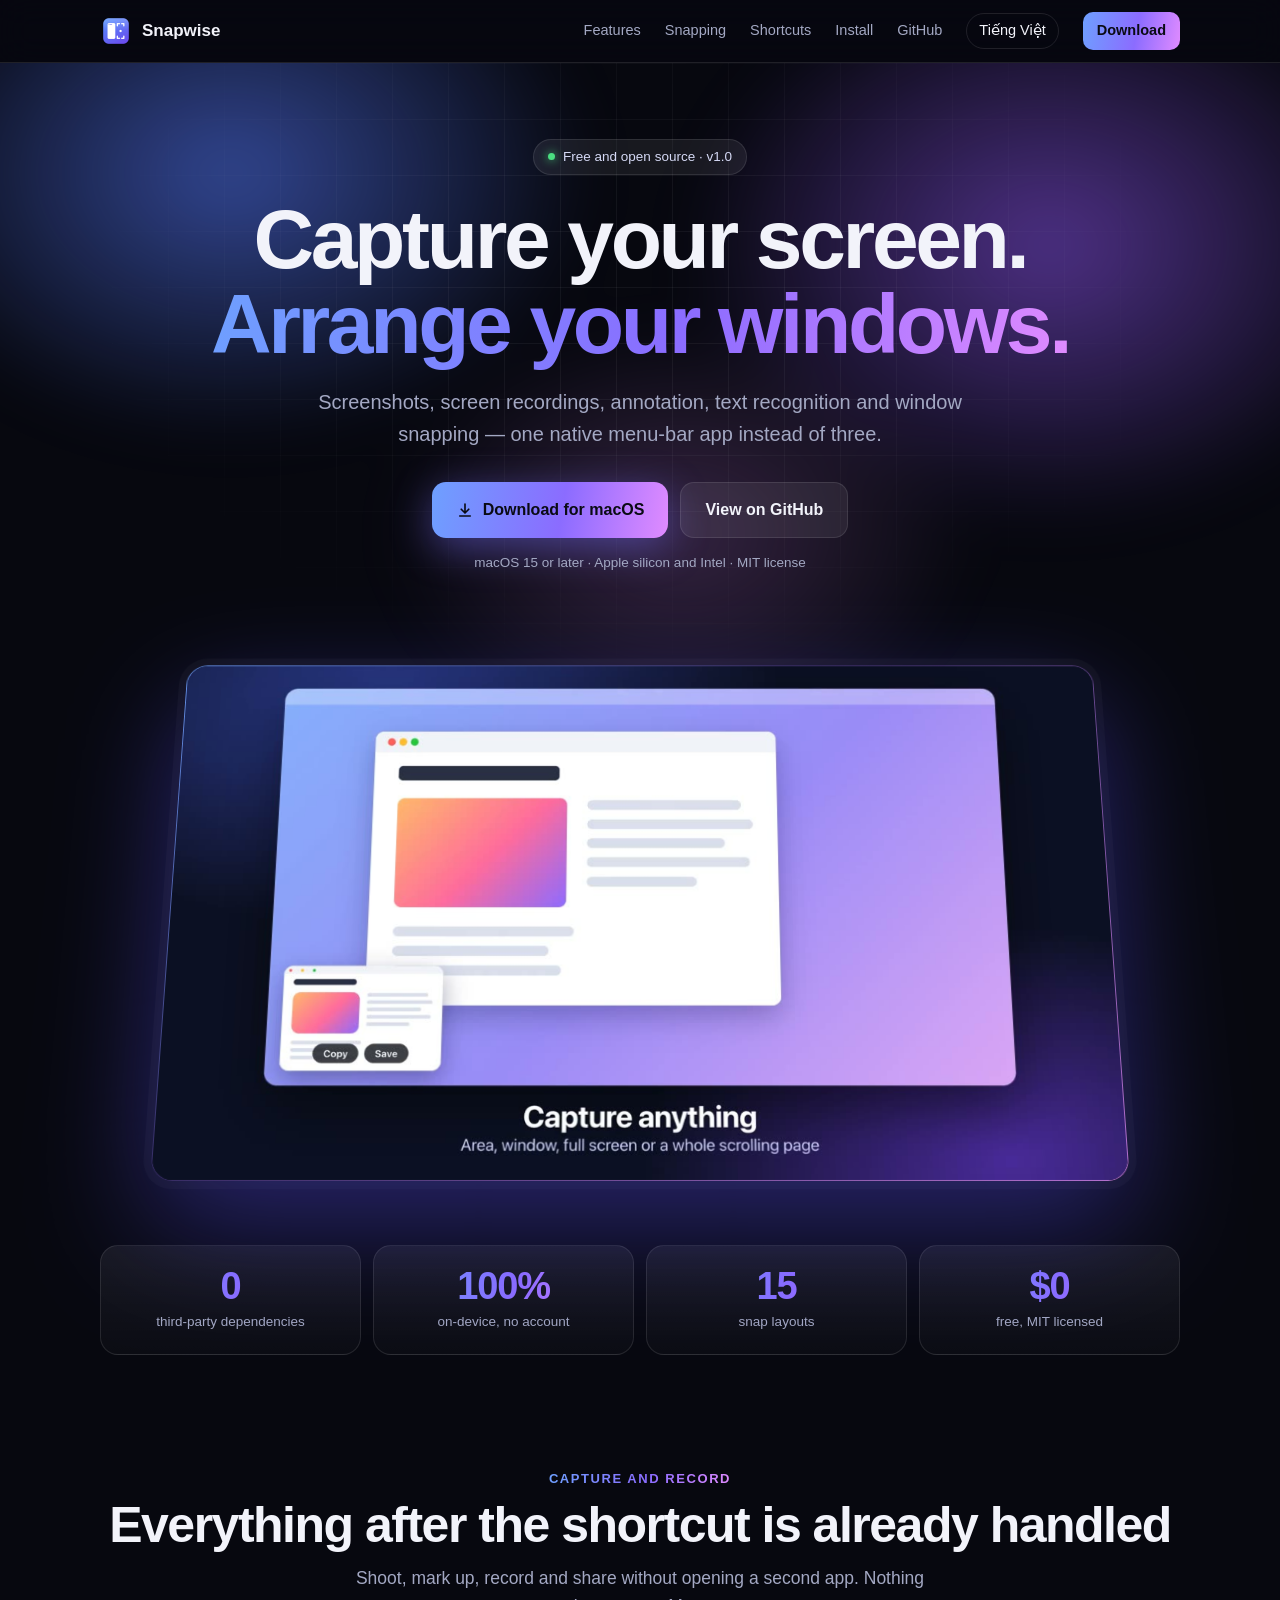
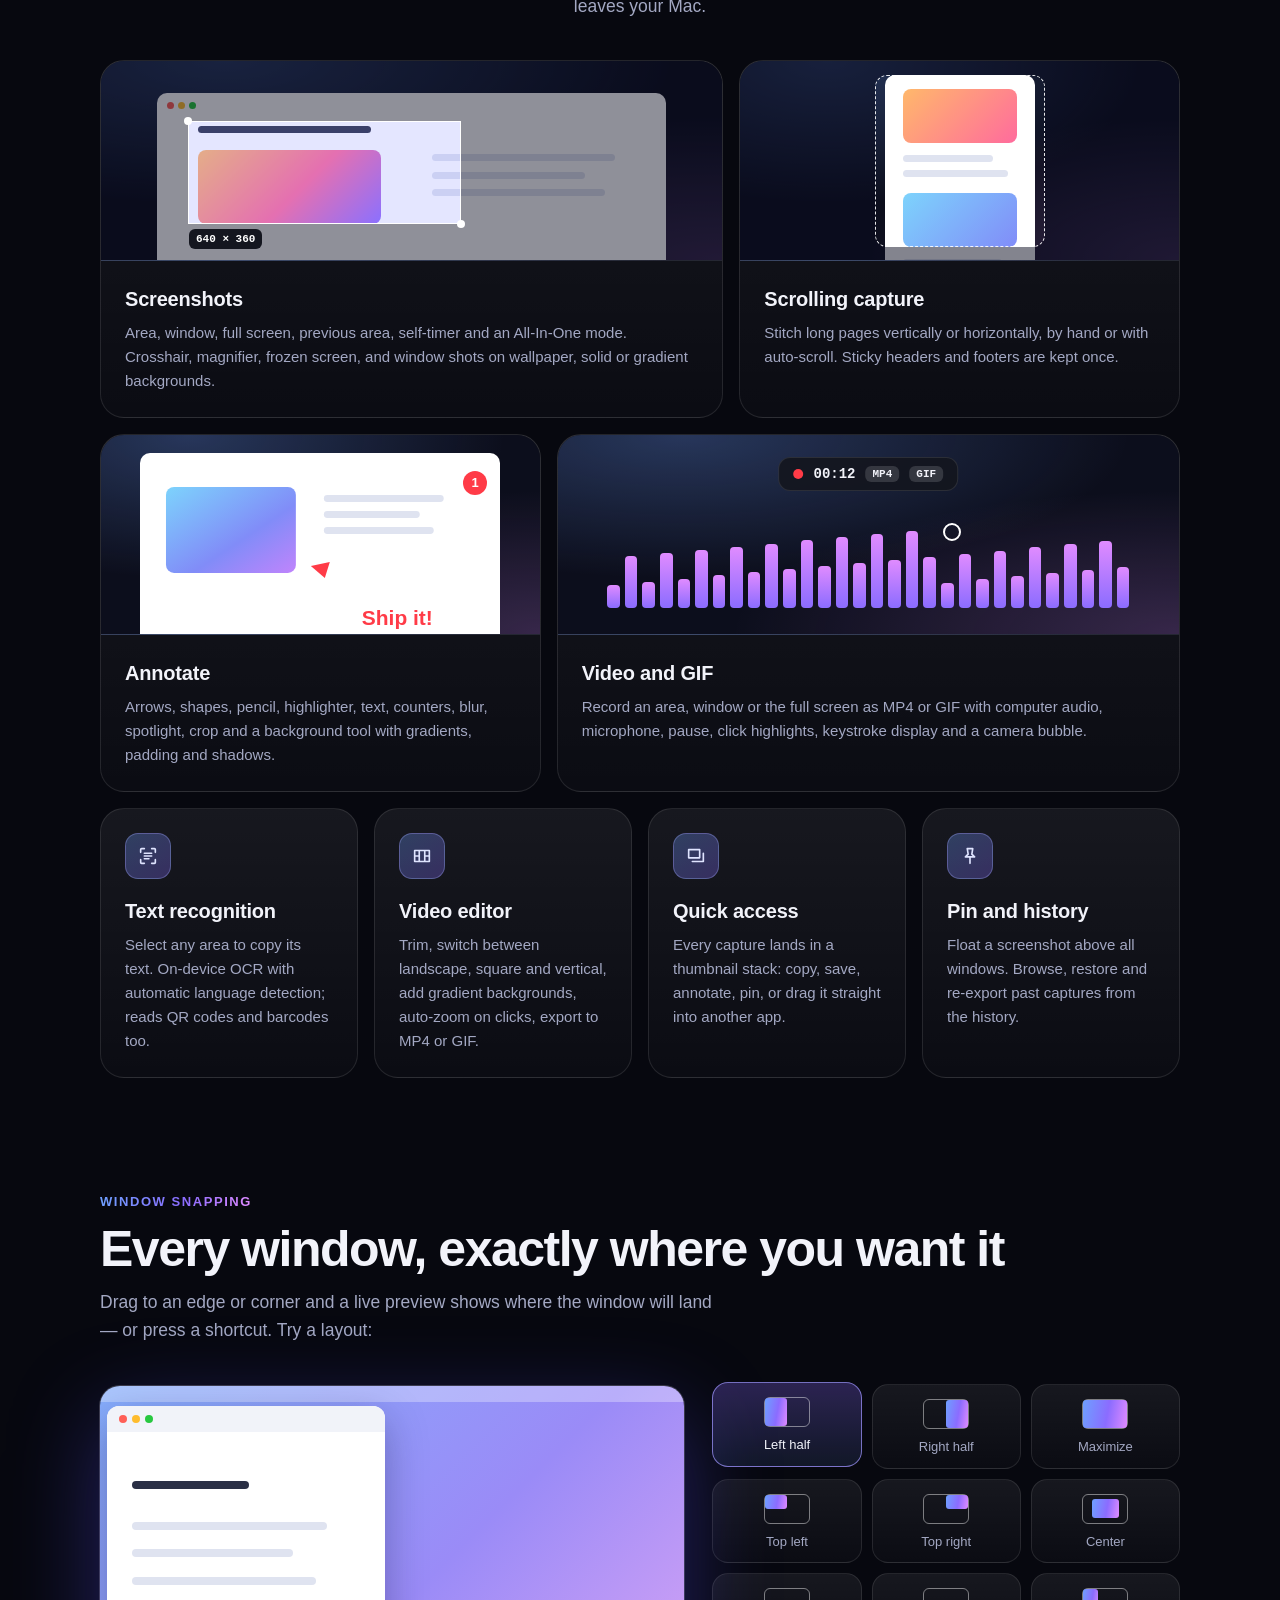
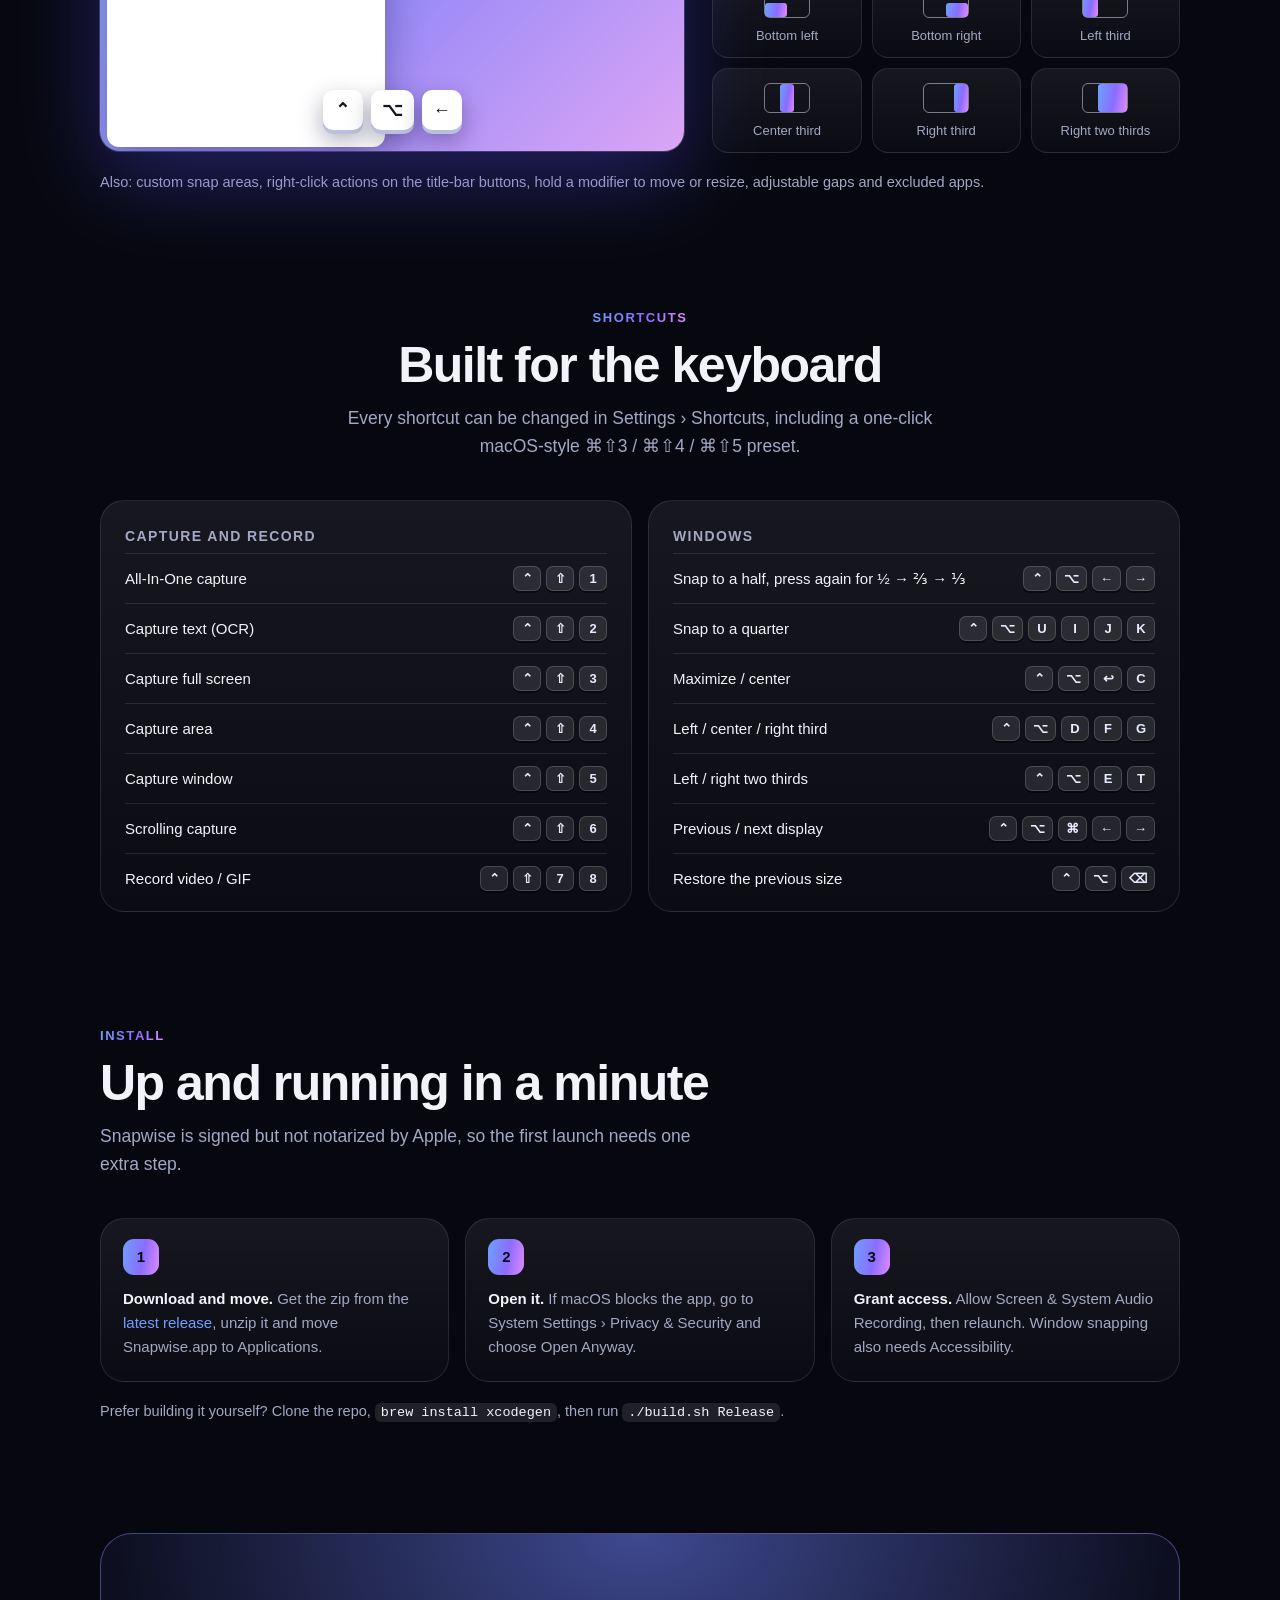
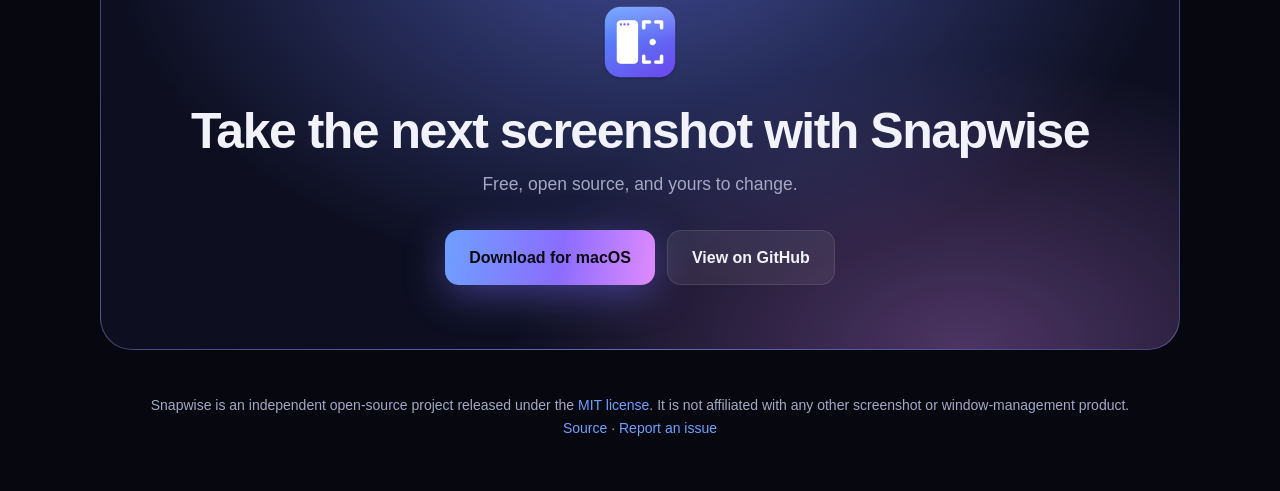
<file: docs/index.html>
<!doctype html>
<html lang="en">
<head>
<meta charset="utf-8">
<meta name="viewport" content="width=device-width, initial-scale=1">
<title>Snapwise — screenshots, recordings and window snapping for macOS</title>
<meta name="description" content="Snapwise is a free, open-source macOS menu-bar app for screenshots, screen recordings, annotation, OCR and window snapping. Native Swift, no third-party dependencies.">
<meta name="theme-color" content="#07080f">
<meta property="og:title" content="Snapwise">
<meta property="og:description" content="Screenshots, screen recordings and window snapping in one native macOS menu-bar app. Free and open source.">
<meta property="og:image" content="https://capizerbino.github.io/snapwise/promo-en.jpg">
<meta property="og:type" content="website">
<link rel="icon" type="image/png" href="icon.png">
<link rel="alternate" hreflang="en" href="https://capizerbino.github.io/snapwise/">
<link rel="alternate" hreflang="vi" href="https://capizerbino.github.io/snapwise/vi/">
<link rel="stylesheet" href="style.css?v=471c8c5e">
<script>document.documentElement.classList.add('js')</script>
<!-- Generated by scripts/make-landing-pages.py; edit that file, not this one. -->
</head>
<body>
<div class="nav"><div class="wrap">
  <a class="brand" href="#"><img src="icon.png" alt="">Snapwise</a>
  <div class="links">
    <a class="hide" href="#features">Features</a>
    <a class="hide" href="#snapping">Snapping</a>
    <a class="hide" href="#shortcuts">Shortcuts</a>
    <a class="hide" href="#install">Install</a>
    <a class="hide" href="https://github.com/CapiZerbino/snapwise">GitHub</a>
    <a class="lang" href="vi/" lang="vi">Tiếng Việt</a>
    <a class="get" href="https://github.com/CapiZerbino/snapwise/releases/latest">Download</a>
  </div>
</div></div>

<header class="hero">
  <div class="aurora"></div><div class="gridlines"></div>
  <div class="wrap">
    <span class="badge"><i></i>Free and open source · v1.0</span>
    <h1>Capture your screen.<br><span class="grad">Arrange your windows.</span></h1>
    <p class="lead">Screenshots, screen recordings, annotation, text recognition and window snapping — one native menu-bar app instead of three.</p>
    <div class="cta">
      <a class="btn primary" href="https://github.com/CapiZerbino/snapwise/releases/latest"><svg viewBox="0 0 24 24" fill="none" stroke="currentColor" stroke-width="2.2" stroke-linecap="round" stroke-linejoin="round"><path d="M12 4v11M7 11l5 5 5-5M5 20h14"/></svg>Download for macOS</a>
      <a class="btn" href="https://github.com/CapiZerbino/snapwise">View on GitHub</a>
    </div>
    <p class="note">macOS 15 or later · Apple silicon and Intel · MIT license</p>
    <div class="stage"><div class="frame">
      <video autoplay muted loop playsinline preload="metadata" poster="promo-en.jpg" aria-label="Snapwise intro video: capture, annotate, record, copy text and snap windows">
        <source src="promo-en.mp4" type="video/mp4">
      </video>
    </div></div>
    <div class="stats reveal"><div><b class="grad">0</b><span>third-party dependencies</span></div><div><b class="grad">100%</b><span>on-device, no account</span></div><div><b class="grad">15</b><span>snap layouts</span></div><div><b class="grad">$0</b><span>free, MIT licensed</span></div></div>
  </div>
</header>

<div class="wrap">
  <section id="features">
    <div class="center reveal"><span class="eyebrow grad">Capture and record</span><h2>Everything after the shortcut is already handled</h2><p class="sub">Shoot, mark up, record and share without opening a second app. Nothing leaves your Mac.</p></div>
    <div class="bento">
      <div class="card w7 reveal" style="--d:0.00s"><div class="art"><div class="mock"><i style="top:15%;width:34%;background:#2a2f45"></i><u></u><i style="left:54%;top:28%;width:36%"></i><i style="left:54%;top:36%;width:30%"></i><i style="left:54%;top:44%;width:34%"></i></div><div class="pick"><b>640 × 360</b></div></div><h3>Screenshots</h3><p>Area, window, full screen, previous area, self-timer and an All-In-One mode. Crosshair, magnifier, frozen screen, and window shots on wallpaper, solid or gradient backgrounds.</p></div>
      <div class="card w5 reveal" style="--d:0.10s"><div class="art"><div class="scroll-page"><u style="top:14px;background:linear-gradient(135deg,#ffb86b,#ff6b9d)"></u><i style="top:80px;width:60%"></i><i style="top:95px;width:70%"></i><u style="top:118px;background:linear-gradient(135deg,#7dd3fc,#818cf8)"></u><i style="top:184px;width:66%"></i><i style="top:199px;width:48%"></i><u style="top:222px;background:linear-gradient(135deg,#86efac,#22d3ee)"></u><i style="top:288px;width:70%"></i><i style="top:303px;width:56%"></i><u style="top:326px;background:linear-gradient(135deg,#c084fc,#f472b6)"></u></div><div class="scan"></div></div><h3>Scrolling capture</h3><p>Stitch long pages vertically or horizontally, by hand or with auto-scroll. Sticky headers and footers are kept once.</p></div>
      <div class="card w5 reveal" style="--d:0.00s"><div class="art"><div class="canvas"><svg viewBox="0 0 360 220"><defs><linearGradient id="shot" x1="0" y1="0" x2="1" y2="1"><stop stop-color="#7dd3fc"/><stop offset=".6" stop-color="#818cf8"/><stop offset="1" stop-color="#c084fc"/></linearGradient></defs><rect x="26" y="34" width="130" height="86" rx="8" fill="url(#shot)"/><rect x="184" y="42" width="120" height="7" rx="3.5" fill="#dfe3f0"/><rect x="184" y="58" width="96" height="7" rx="3.5" fill="#dfe3f0"/><rect x="184" y="74" width="110" height="7" rx="3.5" fill="#dfe3f0"/><rect class="draw" pathLength="1" x="18" y="26" width="146" height="102" rx="10" fill="none" stroke="#ff3b47" stroke-width="4"/><path class="draw d2" pathLength="1" d="M266 140 L182 116" fill="none" stroke="#ff3b47" stroke-width="4" stroke-linecap="round"/><path d="M171 113 l19 -4 l-5 16z" fill="#ff3b47"/><text x="222" y="172" fill="#ff3b47" font-size="21" font-weight="700" font-family="-apple-system, sans-serif">Ship it!</text></svg></div><div class="count">1</div></div><h3>Annotate</h3><p>Arrows, shapes, pencil, highlighter, text, counters, blur, spotlight, crop and a background tool with gradients, padding and shadows.</p></div>
      <div class="card w7 reveal" style="--d:0.10s"><div class="art"><div class="rec-pill"><i></i><span>00:12</span><em>MP4</em><em>GIF</em></div><div class="ring"></div><div class="bars"><i style="height:30%;animation-delay:-0.00s"></i><i style="height:67%;animation-delay:-0.23s"></i><i style="height:34%;animation-delay:-0.46s"></i><i style="height:71%;animation-delay:-0.69s"></i><i style="height:38%;animation-delay:-0.92s"></i><i style="height:75%;animation-delay:-1.15s"></i><i style="height:42%;animation-delay:-1.38s"></i><i style="height:79%;animation-delay:-0.01s"></i><i style="height:46%;animation-delay:-0.24s"></i><i style="height:83%;animation-delay:-0.47s"></i><i style="height:50%;animation-delay:-0.70s"></i><i style="height:87%;animation-delay:-0.93s"></i><i style="height:54%;animation-delay:-1.16s"></i><i style="height:91%;animation-delay:-1.39s"></i><i style="height:58%;animation-delay:-0.02s"></i><i style="height:95%;animation-delay:-0.25s"></i><i style="height:62%;animation-delay:-0.48s"></i><i style="height:99%;animation-delay:-0.71s"></i><i style="height:66%;animation-delay:-0.94s"></i><i style="height:33%;animation-delay:-1.17s"></i><i style="height:70%;animation-delay:-1.40s"></i><i style="height:37%;animation-delay:-0.03s"></i><i style="height:74%;animation-delay:-0.26s"></i><i style="height:41%;animation-delay:-0.49s"></i><i style="height:78%;animation-delay:-0.72s"></i><i style="height:45%;animation-delay:-0.95s"></i><i style="height:82%;animation-delay:-1.18s"></i><i style="height:49%;animation-delay:-1.41s"></i><i style="height:86%;animation-delay:-0.04s"></i><i style="height:53%;animation-delay:-0.27s"></i></div></div><h3>Video and GIF</h3><p>Record an area, window or the full screen as MP4 or GIF with computer audio, microphone, pause, click highlights, keystroke display and a camera bubble.</p></div>
      <div class="card reveal" style="--d:0.00s"><div class="ico"><svg viewBox="0 0 24 24"><path d="M4 8V5a1 1 0 0 1 1-1h3M16 4h3a1 1 0 0 1 1 1v3M20 16v3a1 1 0 0 1-1 1h-3M8 20H5a1 1 0 0 1-1-1v-3M8 9h8M8 12h8M8 15h5"/></svg></div><h3>Text recognition</h3><p>Select any area to copy its text. On-device OCR with automatic language detection; reads QR codes and barcodes too.</p></div>
      <div class="card reveal" style="--d:0.08s"><div class="ico"><svg viewBox="0 0 24 24"><path d="M4 6h16v12H4zM9 6v12M15 6v12M4 12h5M15 12h5"/></svg></div><h3>Video editor</h3><p>Trim, switch between landscape, square and vertical, add gradient backgrounds, auto-zoom on clicks, export to MP4 or GIF.</p></div>
      <div class="card reveal" style="--d:0.16s"><div class="ico"><svg viewBox="0 0 24 24"><path d="M4 5h12v9H4zM8 18h12V9"/></svg></div><h3>Quick access</h3><p>Every capture lands in a thumbnail stack: copy, save, annotate, pin, or drag it straight into another app.</p></div>
      <div class="card reveal" style="--d:0.24s"><div class="ico"><svg viewBox="0 0 24 24"><path d="M9 4h6l-1 6 3 3H7l3-3zM12 13v7"/></svg></div><h3>Pin and history</h3><p>Float a screenshot above all windows. Browse, restore and re-export past captures from the history.</p></div>
    </div>
  </section>

  <section id="snapping">
    <div class="reveal"><span class="eyebrow grad">Window snapping</span><h2>Every window, exactly where you want it</h2><p class="sub">Drag to an edge or corner and a live preview shows where the window will land — or press a shortcut. Try a layout:</p></div>
    <div class="snap reveal">
      <div class="display"><div class="area"><div class="ghost"></div>
        <div class="window"><i style="top:22%;width:42%;background:#2a2f45"></i><i style="top:34%;width:70%"></i><i style="top:42%;width:58%"></i><i style="top:50%;width:66%"></i></div>
        <div class="keys"></div></div></div>
      <div class="layouts"><button type="button" data-rect="0,0,.5,1" data-keys="⌃ ⌥ ←">Left half</button><button type="button" data-rect=".5,0,.5,1" data-keys="⌃ ⌥ →">Right half</button><button type="button" data-rect="0,0,1,1" data-keys="⌃ ⌥ ↩">Maximize</button><button type="button" data-rect="0,0,.5,.5" data-keys="⌃ ⌥ U">Top left</button><button type="button" data-rect=".5,0,.5,.5" data-keys="⌃ ⌥ I">Top right</button><button type="button" data-rect=".2,.15,.6,.7" data-keys="⌃ ⌥ C">Center</button><button type="button" data-rect="0,.5,.5,.5" data-keys="⌃ ⌥ J">Bottom left</button><button type="button" data-rect=".5,.5,.5,.5" data-keys="⌃ ⌥ K">Bottom right</button><button type="button" data-rect="0,0,.3333,1" data-keys="⌃ ⌥ D">Left third</button><button type="button" data-rect=".3333,0,.3334,1" data-keys="⌃ ⌥ F">Center third</button><button type="button" data-rect=".6667,0,.3333,1" data-keys="⌃ ⌥ G">Right third</button><button type="button" data-rect=".3333,0,.6667,1" data-keys="⌃ ⌥ T">Right two thirds</button></div>
    </div>
    <p class="aside reveal">Also: custom snap areas, right-click actions on the title-bar buttons, hold a modifier to move or resize, adjustable gaps and excluded apps.</p>
  </section>

  <section id="shortcuts">
    <div class="center reveal"><span class="eyebrow grad">Shortcuts</span><h2>Built for the keyboard</h2><p class="sub">Every shortcut can be changed in Settings › Shortcuts, including a one-click macOS-style ⌘⇧3 / ⌘⇧4 / ⌘⇧5 preset.</p></div>
    <div class="duo">
      <div class="sheet reveal"><h3>Capture and record</h3><div class="row"><span>All-In-One capture</span><span><kbd>⌃</kbd><kbd>⇧</kbd><kbd>1</kbd></span></div><div class="row"><span>Capture text (OCR)</span><span><kbd>⌃</kbd><kbd>⇧</kbd><kbd>2</kbd></span></div><div class="row"><span>Capture full screen</span><span><kbd>⌃</kbd><kbd>⇧</kbd><kbd>3</kbd></span></div><div class="row"><span>Capture area</span><span><kbd>⌃</kbd><kbd>⇧</kbd><kbd>4</kbd></span></div><div class="row"><span>Capture window</span><span><kbd>⌃</kbd><kbd>⇧</kbd><kbd>5</kbd></span></div><div class="row"><span>Scrolling capture</span><span><kbd>⌃</kbd><kbd>⇧</kbd><kbd>6</kbd></span></div><div class="row"><span>Record video / GIF</span><span><kbd>⌃</kbd><kbd>⇧</kbd><kbd>7</kbd><kbd>8</kbd></span></div></div>
      <div class="sheet reveal" style="--d:.1s"><h3>Windows</h3><div class="row"><span>Snap to a half, press again for ½ → ⅔ → ⅓</span><span><kbd>⌃</kbd><kbd>⌥</kbd><kbd>←</kbd><kbd>→</kbd></span></div><div class="row"><span>Snap to a quarter</span><span><kbd>⌃</kbd><kbd>⌥</kbd><kbd>U</kbd><kbd>I</kbd><kbd>J</kbd><kbd>K</kbd></span></div><div class="row"><span>Maximize / center</span><span><kbd>⌃</kbd><kbd>⌥</kbd><kbd>↩</kbd><kbd>C</kbd></span></div><div class="row"><span>Left / center / right third</span><span><kbd>⌃</kbd><kbd>⌥</kbd><kbd>D</kbd><kbd>F</kbd><kbd>G</kbd></span></div><div class="row"><span>Left / right two thirds</span><span><kbd>⌃</kbd><kbd>⌥</kbd><kbd>E</kbd><kbd>T</kbd></span></div><div class="row"><span>Previous / next display</span><span><kbd>⌃</kbd><kbd>⌥</kbd><kbd>⌘</kbd><kbd>←</kbd><kbd>→</kbd></span></div><div class="row"><span>Restore the previous size</span><span><kbd>⌃</kbd><kbd>⌥</kbd><kbd>⌫</kbd></span></div></div>
    </div>
  </section>

  <section id="install">
    <div class="reveal"><span class="eyebrow grad">Install</span><h2>Up and running in a minute</h2><p class="sub">Snapwise is signed but not notarized by Apple, so the first launch needs one extra step.</p></div>
    <ol class="steps"><li class="reveal" style="--d:0.0s"><b>Download and move.</b> Get the zip from the <a href="https://github.com/CapiZerbino/snapwise/releases/latest">latest release</a>, unzip it and move Snapwise.app to Applications.</li><li class="reveal" style="--d:0.1s"><b>Open it.</b> If macOS blocks the app, go to System Settings › Privacy &amp; Security and choose Open Anyway.</li><li class="reveal" style="--d:0.2s"><b>Grant access.</b> Allow Screen &amp; System Audio Recording, then relaunch. Window snapping also needs Accessibility.</li></ol>
    <p class="aside reveal">Prefer building it yourself? Clone the repo, <code>brew install xcodegen</code>, then run <code>./build.sh Release</code>.</p>
  </section>

  <div class="final center reveal">
    <img src="icon.png" alt="">
    <h2>Take the next screenshot with Snapwise</h2>
    <p class="sub" style="margin-bottom:0;margin-left:auto;margin-right:auto">Free, open source, and yours to change.</p>
    <div class="cta">
      <a class="btn primary" href="https://github.com/CapiZerbino/snapwise/releases/latest">Download for macOS</a>
      <a class="btn" href="https://github.com/CapiZerbino/snapwise">View on GitHub</a>
    </div>
  </div>

  <footer>Snapwise is an independent open-source project released under the <a href="https://github.com/CapiZerbino/snapwise/blob/main/LICENSE">MIT license</a>. It is not affiliated with any other screenshot or window-management product.<br><a href="https://github.com/CapiZerbino/snapwise">Source</a> · <a href="https://github.com/CapiZerbino/snapwise/issues">Report an issue</a></footer>
</div>
<script src="site.js?v=12f41cf4"></script>
</body>
</html>
</file>
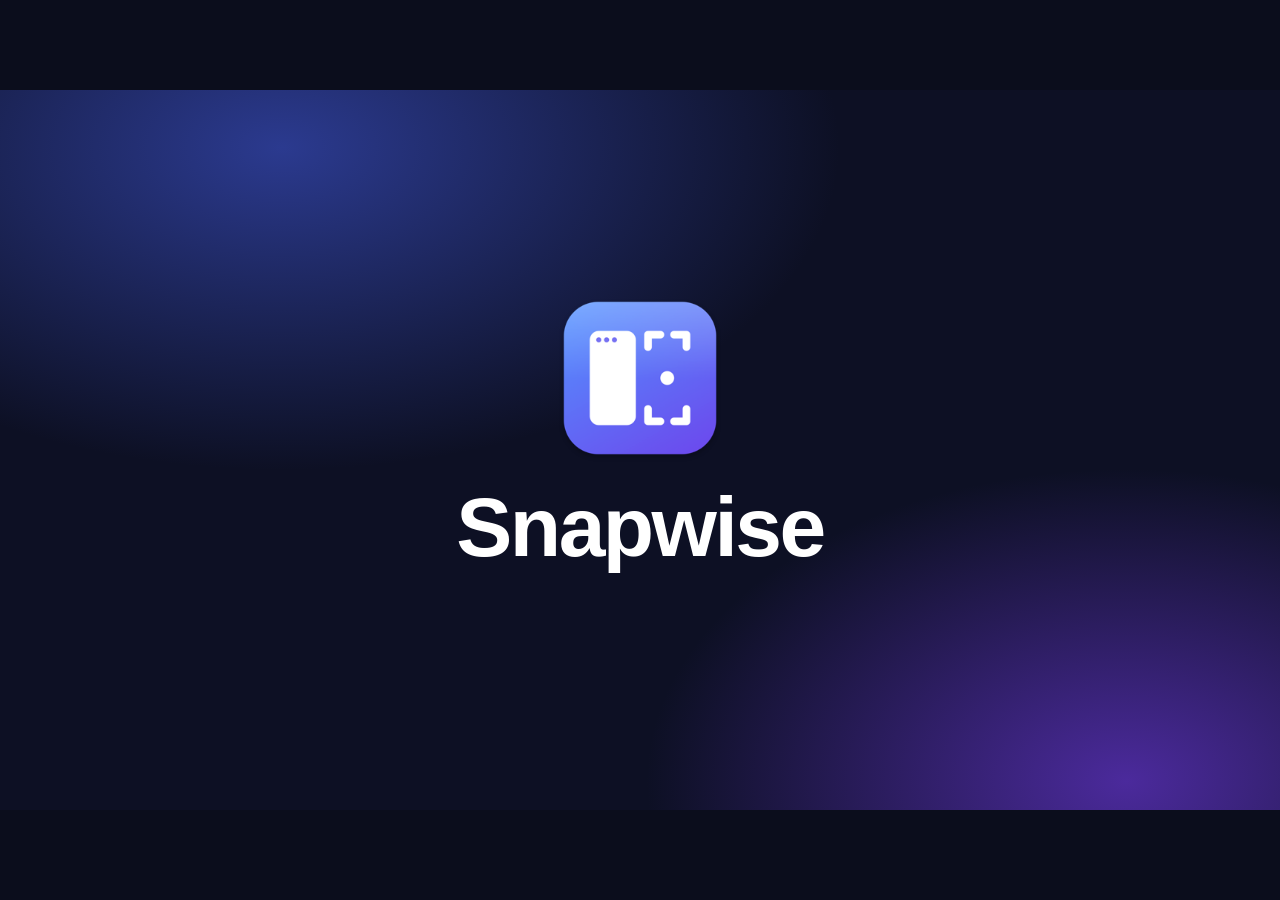
<file: docs/promo/index.html>
<!doctype html>
<html lang="en">
<head>
<meta charset="utf-8">
<meta name="viewport" content="width=device-width, initial-scale=1">
<title>Snapwise — intro animation</title>
<!--
  Source of the intro video. The whole animation is a pure function of time (render(t)), so it plays live in a
  browser and can be exported frame by frame: scripts/render-promo-video.mjs calls window.renderAt(seconds).
  Query parameters: ?lang=vi for Vietnamese captions, ?capture=1 to stop the live loop.
-->
<style>
  html, body { margin: 0; height: 100%; background: #0b0d1c; overflow: hidden; }
  body { font-family: -apple-system, BlinkMacSystemFont, "SF Pro Display", "Helvetica Neue", sans-serif; -webkit-font-smoothing: antialiased; }
  #stage { position: absolute; left: 0; top: 0; width: 1280px; height: 720px; transform-origin: 0 0; overflow: hidden; color: #fff;
    background: radial-gradient(900px 520px at 22% 8%, #2b3a8f 0%, transparent 62%), radial-gradient(800px 520px at 88% 96%, #4b2a9c 0%, transparent 60%), #0d1024; }
  #stage div, #stage b, #stage svg { position: absolute; box-sizing: border-box; }
  .full { inset: 0; display: flex; flex-direction: column; align-items: center; justify-content: center; text-align: center; }
  .full > * { position: static !important; }
  .full img { width: 190px; height: 190px; }
  .full h1 { font-size: 84px; letter-spacing: -.03em; margin: 6px 0 4px; font-weight: 700; }
  .full p { font-size: 32px; margin: 0; color: #c9cffb; }
  .pill { margin-top: 30px; padding: 12px 26px; border-radius: 999px; background: rgba(255, 255, 255, .12); border: 1px solid rgba(255, 255, 255, .25); font: 600 24px ui-monospace, SFMono-Regular, Menlo, monospace; }

  #desk { inset: 0; }
  #screen { left: 140px; top: 34px; width: 1000px; height: 562px; border-radius: 18px; overflow: hidden;
    background: linear-gradient(135deg, #86aefc 0%, #9a8bf7 55%, #dba5f5 100%); box-shadow: 0 30px 80px rgba(0, 0, 0, .5), 0 0 0 1px rgba(255, 255, 255, .16); }
  .menubar { left: 0; top: 0; width: 100%; height: 24px; background: rgba(255, 255, 255, .28); }
  #cap { left: 0; top: 612px; width: 100%; text-align: center; }
  #cap h2 { margin: 0; font-size: 40px; letter-spacing: -.02em; font-weight: 700; }
  #cap p { margin: 2px 0 0; font-size: 22px; color: #c9cffb; }

  .win { background: #fff; border-radius: 12px; overflow: hidden; box-shadow: 0 14px 40px rgba(20, 20, 70, .32); }
  /* Mock document; everything is in percentages so the same markup fills a window, the editor canvas and the thumbnail. */
  .page { inset: 0; background: #fff; }
  .page .tb { left: 0; top: 0; width: 100%; height: 8%; background: #f1f3f9; }
  .page .tb::before { content: ""; position: absolute; left: 3%; top: 32%; height: 36%; aspect-ratio: 1; border-radius: 50%; background: #ff5f57; box-shadow: 1.6em 0 #febc2e, 3.2em 0 #28c840; font-size: 10px; }
  .page .h { left: 6%; top: 13%; width: 40%; height: 5.5%; border-radius: 6px; background: #2a2f45; }
  .page .img { left: 6%; top: 25%; width: 42%; height: 40%; border-radius: 10px; background: linear-gradient(135deg, #ffb86b, #ff6b9d 55%, #8f6bff); }
  .page .r, .page .b { height: 3.6%; border-radius: 99px; background: #d9deec; }
  .page .r { left: 53%; }
  .page .b { left: 6%; }
  .page .r.hit { background: #5b6cf2; }
  .side { left: 0; top: 8%; width: 28%; height: 92%; background: #f1f3f9; }

  #sel, #sel2 { border: 2px solid #fff; box-shadow: 0 0 0 2000px rgba(10, 12, 40, .38); }
  #sel b { left: 0; bottom: -34px; white-space: nowrap; font: 600 15px ui-monospace, SFMono-Regular, Menlo, monospace; background: #14161f; padding: 5px 9px; border-radius: 7px; }
  #flash { inset: 0; background: #fff; }
  #card { width: 214px; height: 142px; border-radius: 12px; overflow: hidden; background: #fff; box-shadow: 0 12px 34px rgba(20, 20, 70, .4), 0 0 0 1px rgba(255, 255, 255, .5); }
  #card .btns { left: 0; bottom: 10px; width: 100%; display: flex; gap: 8px; justify-content: center; }
  #card .btns span { padding: 5px 14px; border-radius: 99px; background: rgba(20, 22, 31, .82); font-size: 13px; font-weight: 600; }

  #editor { left: 120px; top: 40px; width: 760px; height: 492px; background: #1d2030; border-radius: 14px; overflow: hidden; box-shadow: 0 18px 50px rgba(10, 10, 50, .5); }
  #tools { left: 0; top: 0; width: 100%; height: 50px; background: #262a3d; display: flex; gap: 8px; align-items: center; justify-content: center; }
  #tools span { width: 34px; height: 34px; border-radius: 8px; display: grid; place-items: center; font-size: 17px; color: #aab1d1; }
  #tools span.on { background: #5b6cf2; color: #fff; }
  #shot { left: 60px; top: 78px; width: 640px; height: 380px; border-radius: 8px; overflow: hidden; }
  #shot svg { inset: 0; width: 640px; height: 380px; }
  #blur { left: 28px; top: 264px; width: 300px; height: 84px; border-radius: 6px; backdrop-filter: blur(7px); background: rgba(255, 255, 255, .25); }

  #recframe { border: 3px solid #ff3b47; border-radius: 6px; }
  #recpill { height: 44px; padding: 0 16px; border-radius: 12px; background: rgba(20, 22, 31, .88); display: flex; gap: 12px; align-items: center; font: 600 19px ui-monospace, SFMono-Regular, Menlo, monospace; }
  #recpill i { position: static; width: 13px; height: 13px; border-radius: 50%; background: #ff3b47; display: block; }
  #recpill em { font-style: normal; font-size: 14px; padding: 3px 8px; border-radius: 6px; background: rgba(255, 255, 255, .16); }
  .ripple { border: 3px solid #fff; border-radius: 50%; background: rgba(255, 255, 255, .3); }
  #toast { left: 0; width: 100%; display: flex; justify-content: center; }
  #toast span { padding: 10px 20px; border-radius: 12px; background: rgba(20, 22, 31, .88); font-size: 18px; font-weight: 600; }

  #zone { border-radius: 12px; border: 2px solid rgba(255, 255, 255, .9); background: rgba(255, 255, 255, .3); backdrop-filter: blur(10px); }
  #keys { left: 0; top: 440px; width: 100%; display: flex; gap: 10px; justify-content: center; }
  #keys span { min-width: 58px; height: 58px; padding: 0 14px; border-radius: 13px; display: grid; place-items: center; font-size: 28px; font-weight: 600; color: #14161f; background: #fff; box-shadow: 0 5px 0 #b9bfdd, 0 14px 30px rgba(10, 10, 50, .4); }
  #cursor { width: 30px; height: 30px; }
  #cursor svg { inset: 0; }
</style>
</head>
<body>
<div id="stage">
  <div id="intro" class="full"><img id="i-icon" src="../icon.png" alt=""><h1 id="i-title">Snapwise</h1><p id="i-tag"></p></div>

  <div id="desk">
    <div id="screen">
      <div class="menubar"></div>
      <div id="w2" class="win"><div class="page"><div class="tb"></div><div class="side"></div>
        <div class="r" style="left:34%;top:18%;width:40%;background:#2a2f45"></div><div class="r" style="left:34%;top:30%;width:56%"></div>
        <div class="r" style="left:34%;top:38%;width:50%"></div><div class="r" style="left:34%;top:46%;width:58%"></div><div class="r" style="left:34%;top:54%;width:36%"></div></div></div>
      <div id="zone"></div>
      <div id="w1" class="win"><div class="page" id="w1page"></div></div>
      <div id="sel"><b id="selsize"></b></div>
      <div id="sel2"></div>
      <div id="flash"></div>
      <div id="card"><div class="page" id="cardpage"></div><div class="btns"><span>Copy</span><span>Save</span></div></div>
      <div id="editor">
        <div id="tools"><span>↗</span><span>▭</span><span>T</span><span>▒</span><span>✎</span><span>◯</span><span>①</span><span>✂</span></div>
        <div id="shot"><div class="page" id="shotpage"></div><div id="blur"></div>
          <svg viewBox="0 0 640 380" fill="none" stroke="#ff3b47" stroke-width="6" stroke-linecap="round" stroke-linejoin="round">
            <rect id="a-rect" x="28" y="85" width="290" height="172" rx="10" pathLength="1" stroke-dasharray="1"/>
            <line id="a-line" x1="480" y1="312" x2="338" y2="246" pathLength="1" stroke-dasharray="1"/>
            <polygon id="a-head" points="0,0 -20,-10 -20,10" fill="#ff3b47" transform="translate(328,241) rotate(205)"/>
            <text id="a-text" x="424" y="350" fill="#ff3b47" stroke="none" font-size="34" font-weight="700"></text>
          </svg>
        </div>
      </div>
      <div id="recframe"></div>
      <div id="recpill"><i id="recdot"></i><span id="rectime">00:00</span><em>MP4</em><em>GIF</em></div>
      <div id="toast"><span>✓ Text copied to clipboard</span></div>
      <div id="keys"><span>⌃</span><span>⌥</span><span>→</span></div>
      <div class="ripple" id="rip1"></div><div class="ripple" id="rip2"></div>
      <div id="cursor">
        <svg id="c-arrow" width="30" height="30" viewBox="0 0 30 30"><path d="M3 2 L3 24 L9 18.5 L13 27.5 L16.6 26 L12.7 17 L21 17 Z" fill="#111" stroke="#fff" stroke-width="1.6" stroke-linejoin="round"/></svg>
        <svg id="c-cross" width="30" height="30" viewBox="0 0 30 30" stroke="#fff" stroke-width="2"><path d="M15 1 V29 M1 15 H29"/></svg>
      </div>
    </div>
    <div id="cap"><h2 id="cap-h"></h2><p id="cap-p"></p></div>
  </div>

  <div id="outro" class="full"><img id="o-icon" src="../icon.png" alt=""><h1 id="o-title">Snapwise</h1><p id="o-tag"></p><span class="pill" id="o-url">github.com/CapiZerbino/snapwise</span></div>
</div>

<script>
const TEXT = {
  en: { tag: 'Capture your screen. Arrange your windows.', out: 'Free and open source for macOS', scenes: [
    ['Capture anything', 'Area, window, full screen or a whole scrolling page'],
    ['Annotate in seconds', 'Arrows, shapes, text, blur and beautiful backgrounds'],
    ['Record video or GIF', 'With audio, click highlights and keystrokes'],
    ['Copy text from anywhere', 'On-device OCR, plus QR codes and barcodes'],
    ['Snap windows into place', 'Drag to an edge or press a shortcut']] },
  vi: { tag: 'Chụp màn hình. Sắp xếp cửa sổ.', out: 'Miễn phí, mã nguồn mở cho macOS', scenes: [
    ['Chụp mọi thứ', 'Vùng chọn, cửa sổ, toàn màn hình hay cả trang cuộn dài'],
    ['Chú thích trong vài giây', 'Mũi tên, hình khối, chữ, làm mờ và nền đẹp'],
    ['Quay video hoặc GIF', 'Kèm âm thanh, hiệu ứng click và phím bấm'],
    ['Sao chép chữ ở bất cứ đâu', 'OCR ngay trên máy, đọc cả mã QR và mã vạch'],
    ['Xếp cửa sổ gọn gàng', 'Kéo vào cạnh màn hình hoặc bấm phím tắt']] },
};
const params = new URLSearchParams(location.search);
const T = TEXT[params.get('lang')] || TEXT.en;
const DURATION = 30;
// Scene start times; the last entry is where the desktop fades out for the outro.
const SCENES = [3.2, 8.6, 13.5, 17.5, 20.5, 26];

const $ = id => document.getElementById(id);
const PAGE = '<div class="tb"></div><div class="h"></div><div class="img"></div>'
  + [[26, 38], [33, 41], [40, 34], [47, 40], [54, 27]].map(([top, w]) => `<div class="r" style="top:${top}%;width:${w}%"></div>`).join('')
  + [[72, 44], [79, 38], [86, 41]].map(([top, w]) => `<div class="b" style="top:${top}%;width:${w}%"></div>`).join('');
for (const id of ['w1page', 'cardpage', 'shotpage']) $(id).innerHTML = PAGE;
$('i-tag').textContent = T.tag;
$('o-tag').textContent = T.out;
const ocrLines = [...$('w1page').querySelectorAll('.r')];
const tools = [...$('tools').children];

const clamp = x => Math.max(0, Math.min(1, x));
const inOut = x => x < .5 ? 4 * x * x * x : 1 - Math.pow(-2 * x + 2, 3) / 2;
const out = x => 1 - Math.pow(1 - x, 3);
const linear = x => x;
/** Eased progress of t through [a, b]. */
const P = (t, a, b, f = inOut) => f(clamp((t - a) / (b - a)));
const L = (a, b, k) => a + (b - a) * k;
/** 1 while t is inside [a, b], with fades of length f at both ends. */
const during = (t, a, b, f = .35) => Math.min(P(t, a, a + f, out), 1 - P(t, b - f, b, out));
const box = (el, x, y, w, h) => { el.style.left = x + 'px'; el.style.top = y + 'px'; if (w != null) { el.style.width = w + 'px'; el.style.height = h + 'px'; } };
const lerpRect = (a, b, k) => a.map((v, i) => L(v, b[i], k));
const rise = (el, k, dy = 24) => { el.style.opacity = k; el.style.transform = `translateY(${L(dy, 0, k)}px)`; };

const R1 = [130, 64, 560, 390];          // floating document window
const LEFT = [6, 30, 491, 526], RIGHT = [503, 30, 491, 526];
const W2 = [600, 170, 330, 250];
let shownScene = -1;

function render(t) {
  t = ((t % DURATION) + DURATION) % DURATION;

  // Intro and outro
  $('intro').style.opacity = 1 - P(t, 2.8, 3.2);
  $('i-icon').style.opacity = P(t, .1, .6);
  $('i-icon').style.transform = `scale(${L(.6, 1, P(t, .1, .9, out))})`;
  rise($('i-title'), P(t, .6, 1.1, out));
  rise($('i-tag'), P(t, 1.1, 1.6, out));
  $('outro').style.opacity = P(t, 26, 26.4) * (1 - P(t, 29.6, 30));
  $('o-icon').style.transform = `scale(${L(.7, 1, P(t, 26, 26.8, out))})`;
  rise($('o-title'), P(t, 26.3, 26.8, out));
  rise($('o-tag'), P(t, 26.6, 27.1, out));
  rise($('o-url'), P(t, 27, 27.5, out));
  $('desk').style.opacity = during(t, 3.2, 26, .4);

  // Caption for the current scene
  const scene = SCENES.findIndex((s, i) => t >= s && t < (SCENES[i + 1] ?? -1));
  if (scene >= 0 && scene !== shownScene) { $('cap-h').textContent = T.scenes[scene][0]; $('cap-p').textContent = T.scenes[scene][1]; shownScene = scene; }
  rise($('cap'), scene >= 0 ? during(t, SCENES[scene], SCENES[scene + 1], .3) : 0, 14);

  let cursor = null; // [x, y, opacity, 'arrow' | 'cross']

  // Scene 1 — area capture, then the quick access thumbnail
  const drag = P(t, 4.8, 6.0);
  const selW = L(0, 500, drag), selH = L(0, 310, drag);
  box($('sel'), 160, 110, selW, selH);
  $('sel').style.opacity = t >= 4.8 && t < 6.15 ? 1 : 0;
  $('selsize').textContent = `${Math.round(selW)} × ${Math.round(selH)}`;
  $('flash').style.opacity = Math.max(0, 1 - Math.abs(t - 6.15) / .16) * .85;
  box($('card'), L(-240, 20, P(t, 6.3, 6.9, out)), 400);
  $('card').style.opacity = t < 9 ? 1 - P(t, 8.3, 8.7) : 0;
  if (t < 6.3) {
    const move = P(t, 3.8, 4.6);
    cursor = [L(L(720, 160, move), 660, drag), L(L(430, 110, move), 420, drag), during(t, 3.6, 6.25, .2), 'cross'];
  }

  // Scene 2 — annotate editor
  $('editor').style.opacity = during(t, 8.7, 13.5, .4);
  $('editor').style.transform = `scale(${L(.94, 1, P(t, 8.7, 9.2, out))})`;
  const active = t < 10.4 ? 0 : t < 11.2 ? 1 : t < 12.1 ? 2 : 3;
  tools.forEach((el, i) => el.classList.toggle('on', i === active));
  const arrow = P(t, 9.6, 10.3);
  $('a-line').style.strokeDashoffset = 1 - arrow;
  $('a-line').style.opacity = arrow > 0 ? 1 : 0;
  $('a-head').style.opacity = P(t, 10.2, 10.3);
  const rect = P(t, 10.5, 11.1);
  $('a-rect').style.strokeDashoffset = 1 - rect;
  $('a-rect').style.opacity = rect > 0 ? 1 : 0;
  $('a-text').textContent = 'Ship it!'.slice(0, Math.round(8 * P(t, 11.3, 12, linear)));
  $('blur').style.opacity = P(t, 12.2, 12.6);

  // Scene 3 — recording with click highlights
  const rec = during(t, 13.9, 17.4, .3);
  box($('recframe'), 100, 44, 620, 430);
  $('recframe').style.opacity = rec;
  box($('recpill'), 740, 52);
  $('recpill').style.opacity = rec;
  $('rectime').textContent = '00:0' + Math.max(0, Math.min(9, Math.floor(t - 14.1)));
  $('recdot').style.opacity = Math.floor(t * 2) % 2 ? 1 : .35;
  const clicks = [[15.0, 300, 220], [16.4, 540, 330]];
  clicks.forEach(([at, x, y], i) => {
    const k = clamp((t - at) / .6), size = L(14, 84, out(k)), el = $('rip' + (i + 1));
    box(el, x - size / 2, y - size / 2, size, size);
    el.style.opacity = t >= at && k < 1 ? 1 - k : 0;
  });
  if (t >= 14 && t < 17.5) {
    const a = P(t, 14.2, 14.9), b = P(t, 15.5, 16.3);
    cursor = [L(L(760, 300, a), 540, b), L(L(400, 220, a), 330, b), during(t, 14.1, 17.4, .2), 'arrow'];
  }

  // Scene 4 — text recognition
  const grow = P(t, 17.9, 18.5);
  box($('sel2'), 415, 150, L(0, 255, grow), L(0, 140, grow));
  $('sel2').style.opacity = t >= 17.9 && t < 19.3 ? 1 - P(t, 19.1, 19.3) : 0;
  ocrLines.forEach((el, i) => el.classList.toggle('hit', t > 18.6 + i * .1 && t < 20.3));
  const toast = during(t, 19.3, 20.4, .25);
  $('toast').style.opacity = toast;
  $('toast').style.top = L(24, 44, toast) + 'px';

  // Scene 5 — drag to an edge, then a keyboard shortcut
  const pull = P(t, 20.9, 21.9), snap = P(t, 22.2, 22.6);
  const cx = L(410, 3, pull), cy = L(80, 250, pull);
  const dragged = [R1[0] + cx - 410, R1[1] + cy - 80, R1[2], R1[3]];
  box($('w1'), ...lerpRect(dragged, LEFT, snap));
  $('w1').style.opacity = 1 - during(t, 8.4, 13.8, .4);
  box($('zone'), ...LEFT);
  $('zone').style.opacity = P(t, 21.5, 21.8) * (1 - P(t, 22.2, 22.45));
  box($('w2'), ...lerpRect(W2, RIGHT, P(t, 23.3, 23.8)));
  $('w2').style.opacity = t >= 20.5 ? P(t, 20.5, 20.9) : 0;
  const keys = during(t, 22.9, 24.7, .25);
  $('keys').style.opacity = keys;
  $('keys').style.transform = `scale(${L(.8, 1, keys)})`;
  if (t >= 20.5) cursor = [L(540, cx, P(t, 20.55, 20.9)), L(300, cy, P(t, 20.55, 20.9)), during(t, 20.5, 23, .25), 'arrow'];

  const c = $('cursor');
  c.style.opacity = cursor ? cursor[2] : 0;
  if (cursor) {
    const cross = cursor[3] === 'cross';
    // The crosshair is centred on the pointer; the arrow's tip is its top-left corner.
    box(c, cursor[0] - (cross ? 15 : 3), cursor[1] - (cross ? 15 : 2));
    $('c-cross').style.opacity = cross ? 1 : 0;
    $('c-arrow').style.opacity = cross ? 0 : 1;
  }
}
window.renderAt = render;

if (params.has('capture')) {
  render(0);
} else {
  const fit = () => {
    const s = Math.min(innerWidth / 1280, innerHeight / 720);
    $('stage').style.transform = `translate(${(innerWidth - 1280 * s) / 2}px, ${(innerHeight - 720 * s) / 2}px) scale(${s})`;
  };
  addEventListener('resize', fit);
  fit();
  const loop = now => { render(now / 1000); requestAnimationFrame(loop); };
  requestAnimationFrame(loop);
}
</script>
</body>
</html>
</file>
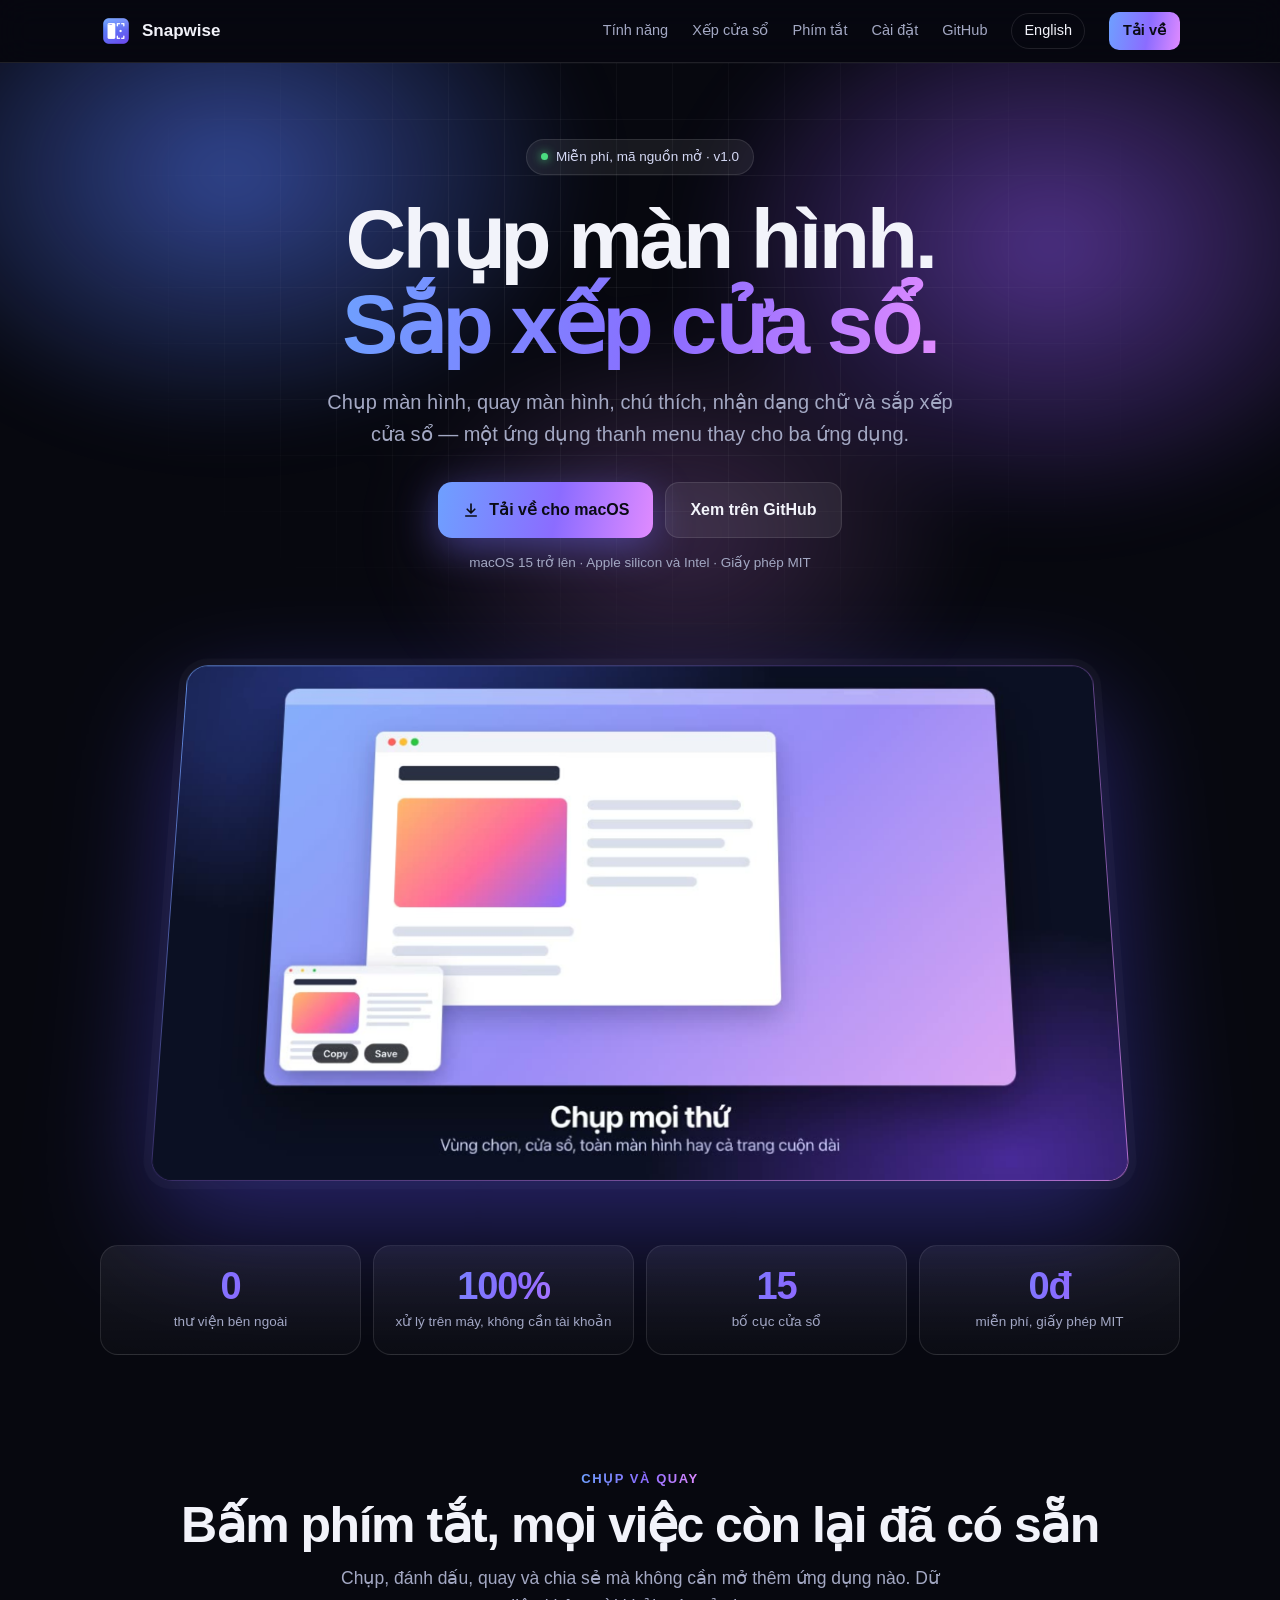
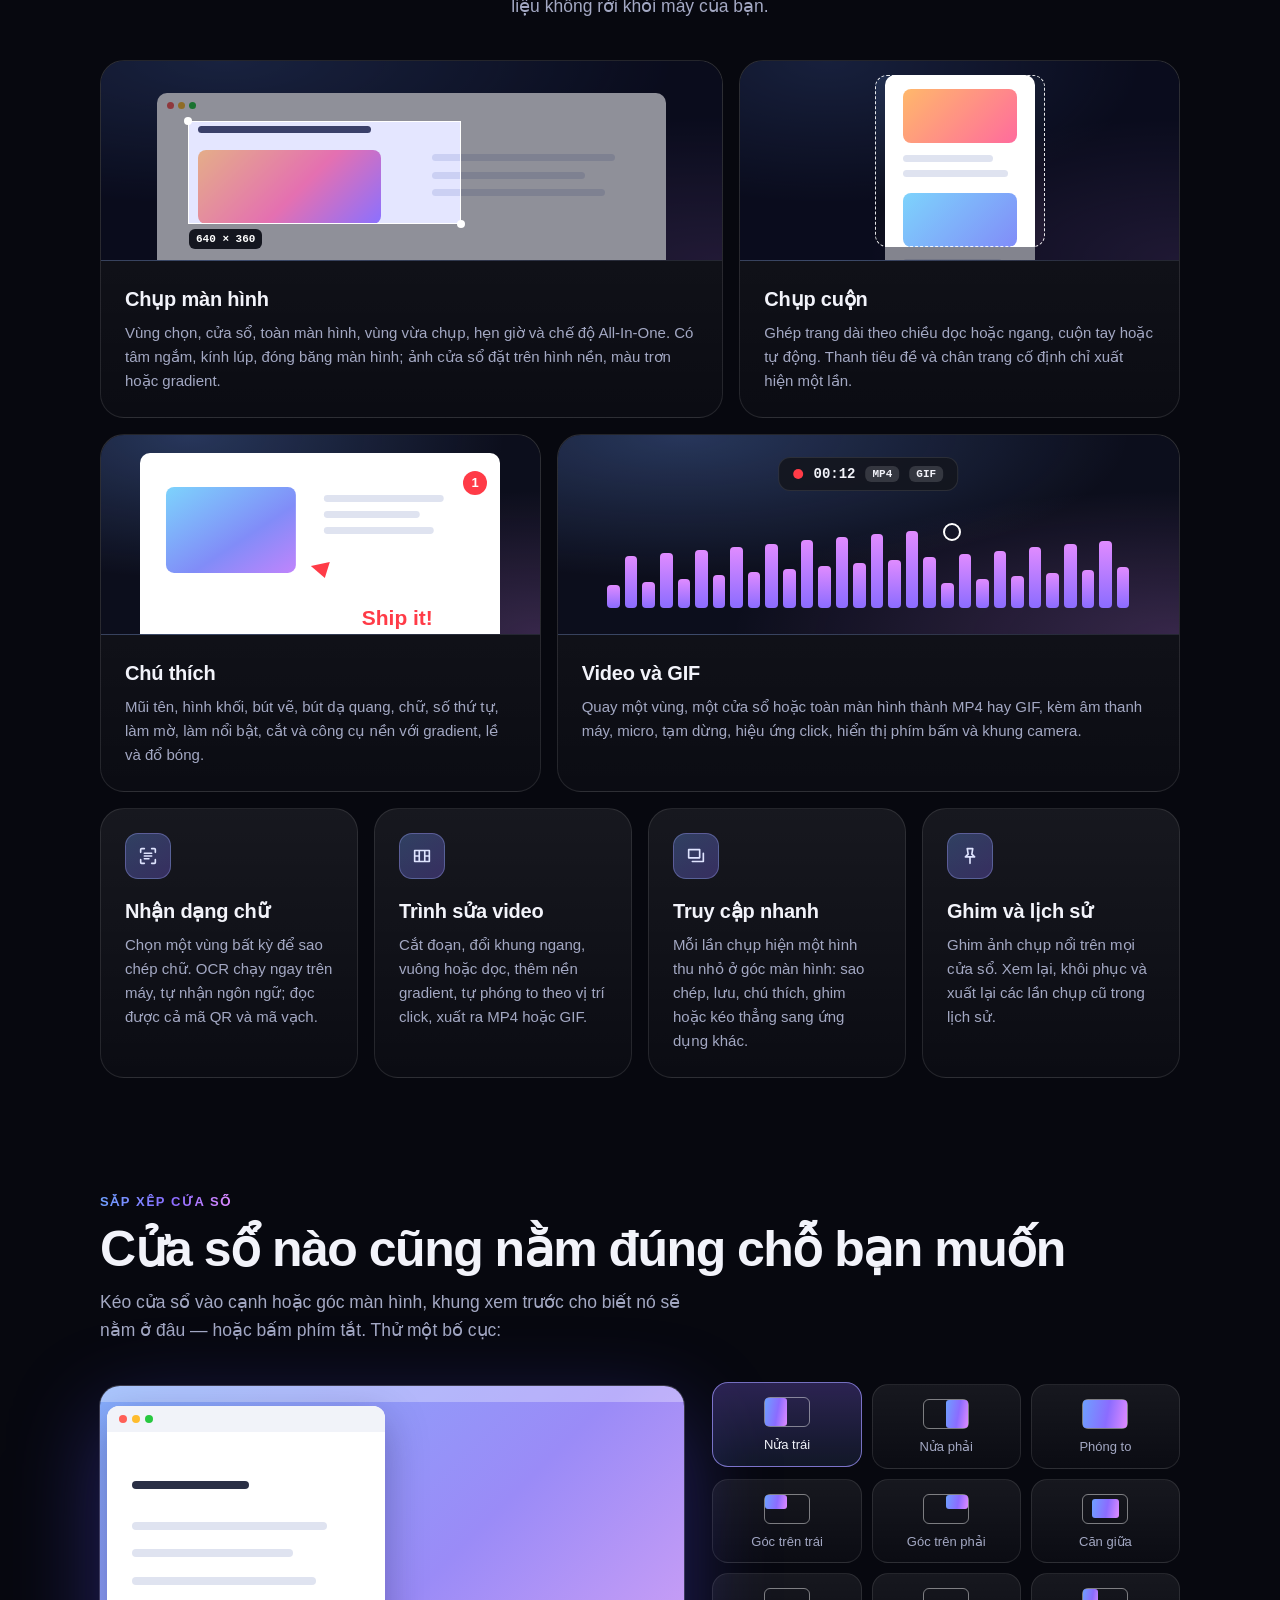
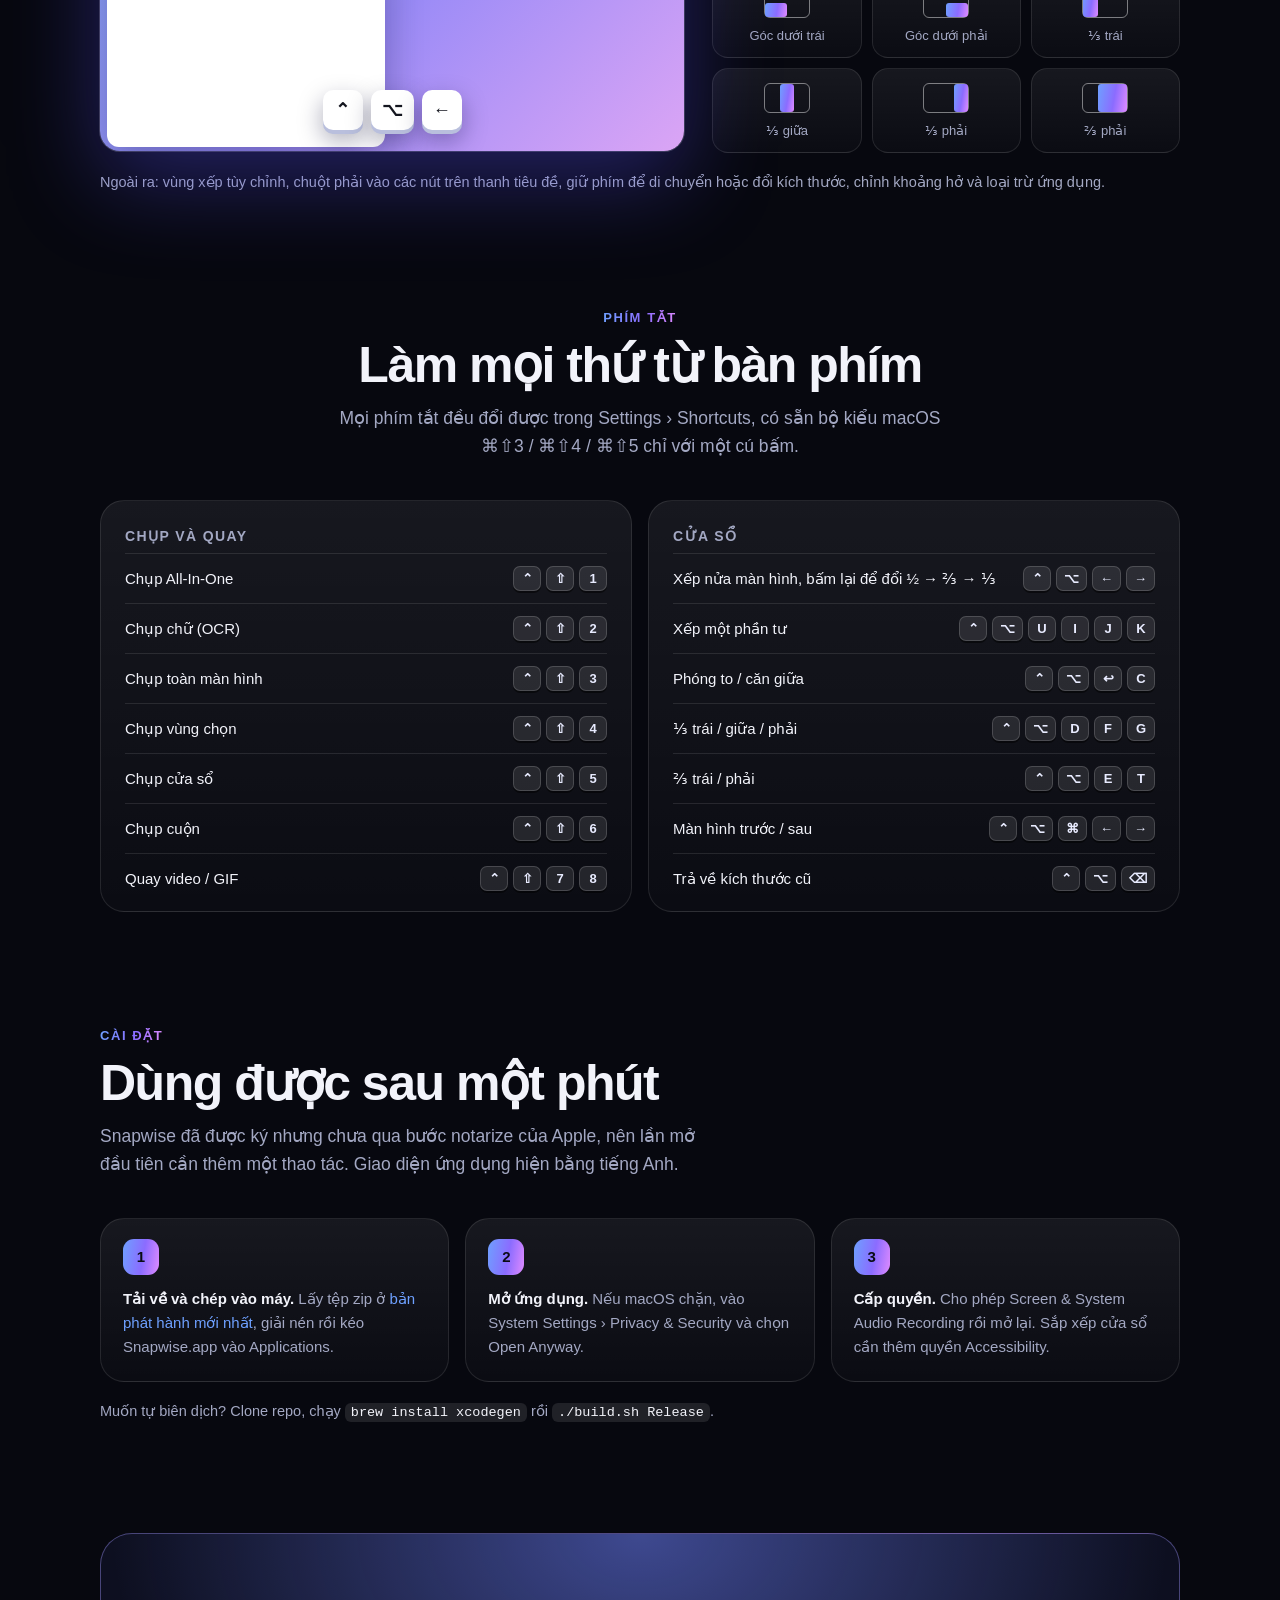
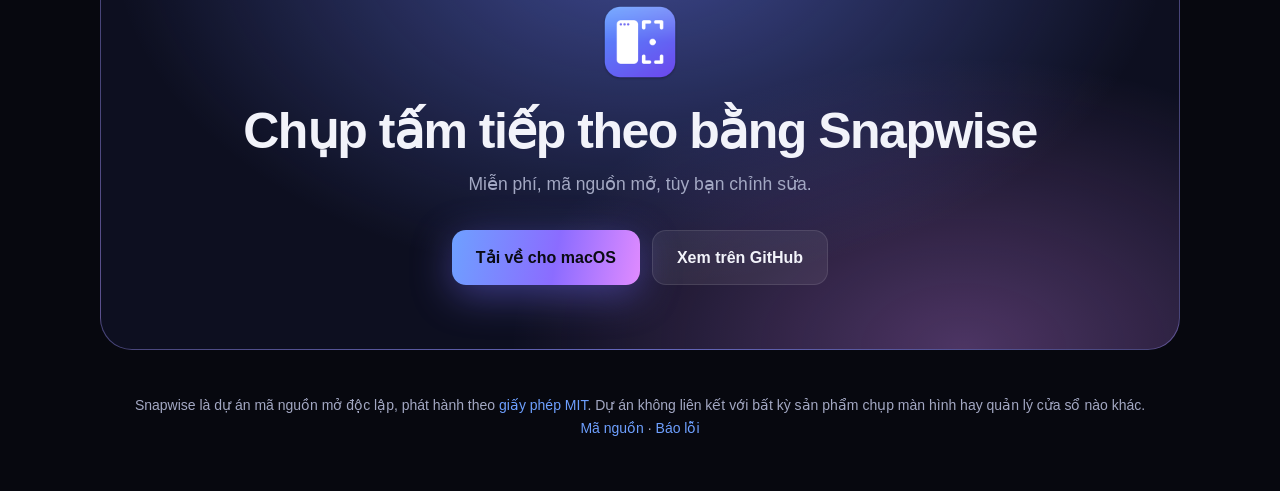
<file: docs/vi/index.html>
<!doctype html>
<html lang="vi">
<head>
<meta charset="utf-8">
<meta name="viewport" content="width=device-width, initial-scale=1">
<title>Snapwise — chụp màn hình, quay màn hình và sắp xếp cửa sổ cho macOS</title>
<meta name="description" content="Snapwise là ứng dụng thanh menu miễn phí, mã nguồn mở cho macOS: chụp màn hình, quay màn hình, chú thích, OCR và sắp xếp cửa sổ. Viết bằng Swift, không phụ thuộc thư viện bên ngoài.">
<meta name="theme-color" content="#07080f">
<meta property="og:title" content="Snapwise">
<meta property="og:description" content="Chụp màn hình, quay màn hình và sắp xếp cửa sổ trong một ứng dụng macOS. Miễn phí, mã nguồn mở.">
<meta property="og:image" content="https://capizerbino.github.io/snapwise/promo-vi.jpg">
<meta property="og:type" content="website">
<link rel="icon" type="image/png" href="../icon.png">
<link rel="alternate" hreflang="en" href="https://capizerbino.github.io/snapwise/">
<link rel="alternate" hreflang="vi" href="https://capizerbino.github.io/snapwise/vi/">
<link rel="stylesheet" href="../style.css?v=471c8c5e">
<script>document.documentElement.classList.add('js')</script>
<!-- Generated by scripts/make-landing-pages.py; edit that file, not this one. -->
</head>
<body>
<div class="nav"><div class="wrap">
  <a class="brand" href="#"><img src="../icon.png" alt="">Snapwise</a>
  <div class="links">
    <a class="hide" href="#features">Tính năng</a>
    <a class="hide" href="#snapping">Xếp cửa sổ</a>
    <a class="hide" href="#shortcuts">Phím tắt</a>
    <a class="hide" href="#install">Cài đặt</a>
    <a class="hide" href="https://github.com/CapiZerbino/snapwise">GitHub</a>
    <a class="lang" href="../" lang="en">English</a>
    <a class="get" href="https://github.com/CapiZerbino/snapwise/releases/latest">Tải về</a>
  </div>
</div></div>

<header class="hero">
  <div class="aurora"></div><div class="gridlines"></div>
  <div class="wrap">
    <span class="badge"><i></i>Miễn phí, mã nguồn mở · v1.0</span>
    <h1>Chụp màn hình.<br><span class="grad">Sắp xếp cửa sổ.</span></h1>
    <p class="lead">Chụp màn hình, quay màn hình, chú thích, nhận dạng chữ và sắp xếp cửa sổ — một ứng dụng thanh menu thay cho ba ứng dụng.</p>
    <div class="cta">
      <a class="btn primary" href="https://github.com/CapiZerbino/snapwise/releases/latest"><svg viewBox="0 0 24 24" fill="none" stroke="currentColor" stroke-width="2.2" stroke-linecap="round" stroke-linejoin="round"><path d="M12 4v11M7 11l5 5 5-5M5 20h14"/></svg>Tải về cho macOS</a>
      <a class="btn" href="https://github.com/CapiZerbino/snapwise">Xem trên GitHub</a>
    </div>
    <p class="note">macOS 15 trở lên · Apple silicon và Intel · Giấy phép MIT</p>
    <div class="stage"><div class="frame">
      <video autoplay muted loop playsinline preload="metadata" poster="../promo-vi.jpg" aria-label="Video giới thiệu Snapwise: chụp, chú thích, quay màn hình, sao chép chữ và xếp cửa sổ">
        <source src="../promo-vi.mp4" type="video/mp4">
      </video>
    </div></div>
    <div class="stats reveal"><div><b class="grad">0</b><span>thư viện bên ngoài</span></div><div><b class="grad">100%</b><span>xử lý trên máy, không cần tài khoản</span></div><div><b class="grad">15</b><span>bố cục cửa sổ</span></div><div><b class="grad">0đ</b><span>miễn phí, giấy phép MIT</span></div></div>
  </div>
</header>

<div class="wrap">
  <section id="features">
    <div class="center reveal"><span class="eyebrow grad">Chụp và quay</span><h2>Bấm phím tắt, mọi việc còn lại đã có sẵn</h2><p class="sub">Chụp, đánh dấu, quay và chia sẻ mà không cần mở thêm ứng dụng nào. Dữ liệu không rời khỏi máy của bạn.</p></div>
    <div class="bento">
      <div class="card w7 reveal" style="--d:0.00s"><div class="art"><div class="mock"><i style="top:15%;width:34%;background:#2a2f45"></i><u></u><i style="left:54%;top:28%;width:36%"></i><i style="left:54%;top:36%;width:30%"></i><i style="left:54%;top:44%;width:34%"></i></div><div class="pick"><b>640 × 360</b></div></div><h3>Chụp màn hình</h3><p>Vùng chọn, cửa sổ, toàn màn hình, vùng vừa chụp, hẹn giờ và chế độ All-In-One. Có tâm ngắm, kính lúp, đóng băng màn hình; ảnh cửa sổ đặt trên hình nền, màu trơn hoặc gradient.</p></div>
      <div class="card w5 reveal" style="--d:0.10s"><div class="art"><div class="scroll-page"><u style="top:14px;background:linear-gradient(135deg,#ffb86b,#ff6b9d)"></u><i style="top:80px;width:60%"></i><i style="top:95px;width:70%"></i><u style="top:118px;background:linear-gradient(135deg,#7dd3fc,#818cf8)"></u><i style="top:184px;width:66%"></i><i style="top:199px;width:48%"></i><u style="top:222px;background:linear-gradient(135deg,#86efac,#22d3ee)"></u><i style="top:288px;width:70%"></i><i style="top:303px;width:56%"></i><u style="top:326px;background:linear-gradient(135deg,#c084fc,#f472b6)"></u></div><div class="scan"></div></div><h3>Chụp cuộn</h3><p>Ghép trang dài theo chiều dọc hoặc ngang, cuộn tay hoặc tự động. Thanh tiêu đề và chân trang cố định chỉ xuất hiện một lần.</p></div>
      <div class="card w5 reveal" style="--d:0.00s"><div class="art"><div class="canvas"><svg viewBox="0 0 360 220"><defs><linearGradient id="shot" x1="0" y1="0" x2="1" y2="1"><stop stop-color="#7dd3fc"/><stop offset=".6" stop-color="#818cf8"/><stop offset="1" stop-color="#c084fc"/></linearGradient></defs><rect x="26" y="34" width="130" height="86" rx="8" fill="url(#shot)"/><rect x="184" y="42" width="120" height="7" rx="3.5" fill="#dfe3f0"/><rect x="184" y="58" width="96" height="7" rx="3.5" fill="#dfe3f0"/><rect x="184" y="74" width="110" height="7" rx="3.5" fill="#dfe3f0"/><rect class="draw" pathLength="1" x="18" y="26" width="146" height="102" rx="10" fill="none" stroke="#ff3b47" stroke-width="4"/><path class="draw d2" pathLength="1" d="M266 140 L182 116" fill="none" stroke="#ff3b47" stroke-width="4" stroke-linecap="round"/><path d="M171 113 l19 -4 l-5 16z" fill="#ff3b47"/><text x="222" y="172" fill="#ff3b47" font-size="21" font-weight="700" font-family="-apple-system, sans-serif">Ship it!</text></svg></div><div class="count">1</div></div><h3>Chú thích</h3><p>Mũi tên, hình khối, bút vẽ, bút dạ quang, chữ, số thứ tự, làm mờ, làm nổi bật, cắt và công cụ nền với gradient, lề và đổ bóng.</p></div>
      <div class="card w7 reveal" style="--d:0.10s"><div class="art"><div class="rec-pill"><i></i><span>00:12</span><em>MP4</em><em>GIF</em></div><div class="ring"></div><div class="bars"><i style="height:30%;animation-delay:-0.00s"></i><i style="height:67%;animation-delay:-0.23s"></i><i style="height:34%;animation-delay:-0.46s"></i><i style="height:71%;animation-delay:-0.69s"></i><i style="height:38%;animation-delay:-0.92s"></i><i style="height:75%;animation-delay:-1.15s"></i><i style="height:42%;animation-delay:-1.38s"></i><i style="height:79%;animation-delay:-0.01s"></i><i style="height:46%;animation-delay:-0.24s"></i><i style="height:83%;animation-delay:-0.47s"></i><i style="height:50%;animation-delay:-0.70s"></i><i style="height:87%;animation-delay:-0.93s"></i><i style="height:54%;animation-delay:-1.16s"></i><i style="height:91%;animation-delay:-1.39s"></i><i style="height:58%;animation-delay:-0.02s"></i><i style="height:95%;animation-delay:-0.25s"></i><i style="height:62%;animation-delay:-0.48s"></i><i style="height:99%;animation-delay:-0.71s"></i><i style="height:66%;animation-delay:-0.94s"></i><i style="height:33%;animation-delay:-1.17s"></i><i style="height:70%;animation-delay:-1.40s"></i><i style="height:37%;animation-delay:-0.03s"></i><i style="height:74%;animation-delay:-0.26s"></i><i style="height:41%;animation-delay:-0.49s"></i><i style="height:78%;animation-delay:-0.72s"></i><i style="height:45%;animation-delay:-0.95s"></i><i style="height:82%;animation-delay:-1.18s"></i><i style="height:49%;animation-delay:-1.41s"></i><i style="height:86%;animation-delay:-0.04s"></i><i style="height:53%;animation-delay:-0.27s"></i></div></div><h3>Video và GIF</h3><p>Quay một vùng, một cửa sổ hoặc toàn màn hình thành MP4 hay GIF, kèm âm thanh máy, micro, tạm dừng, hiệu ứng click, hiển thị phím bấm và khung camera.</p></div>
      <div class="card reveal" style="--d:0.00s"><div class="ico"><svg viewBox="0 0 24 24"><path d="M4 8V5a1 1 0 0 1 1-1h3M16 4h3a1 1 0 0 1 1 1v3M20 16v3a1 1 0 0 1-1 1h-3M8 20H5a1 1 0 0 1-1-1v-3M8 9h8M8 12h8M8 15h5"/></svg></div><h3>Nhận dạng chữ</h3><p>Chọn một vùng bất kỳ để sao chép chữ. OCR chạy ngay trên máy, tự nhận ngôn ngữ; đọc được cả mã QR và mã vạch.</p></div>
      <div class="card reveal" style="--d:0.08s"><div class="ico"><svg viewBox="0 0 24 24"><path d="M4 6h16v12H4zM9 6v12M15 6v12M4 12h5M15 12h5"/></svg></div><h3>Trình sửa video</h3><p>Cắt đoạn, đổi khung ngang, vuông hoặc dọc, thêm nền gradient, tự phóng to theo vị trí click, xuất ra MP4 hoặc GIF.</p></div>
      <div class="card reveal" style="--d:0.16s"><div class="ico"><svg viewBox="0 0 24 24"><path d="M4 5h12v9H4zM8 18h12V9"/></svg></div><h3>Truy cập nhanh</h3><p>Mỗi lần chụp hiện một hình thu nhỏ ở góc màn hình: sao chép, lưu, chú thích, ghim hoặc kéo thẳng sang ứng dụng khác.</p></div>
      <div class="card reveal" style="--d:0.24s"><div class="ico"><svg viewBox="0 0 24 24"><path d="M9 4h6l-1 6 3 3H7l3-3zM12 13v7"/></svg></div><h3>Ghim và lịch sử</h3><p>Ghim ảnh chụp nổi trên mọi cửa sổ. Xem lại, khôi phục và xuất lại các lần chụp cũ trong lịch sử.</p></div>
    </div>
  </section>

  <section id="snapping">
    <div class="reveal"><span class="eyebrow grad">Sắp xếp cửa sổ</span><h2>Cửa sổ nào cũng nằm đúng chỗ bạn muốn</h2><p class="sub">Kéo cửa sổ vào cạnh hoặc góc màn hình, khung xem trước cho biết nó sẽ nằm ở đâu — hoặc bấm phím tắt. Thử một bố cục:</p></div>
    <div class="snap reveal">
      <div class="display"><div class="area"><div class="ghost"></div>
        <div class="window"><i style="top:22%;width:42%;background:#2a2f45"></i><i style="top:34%;width:70%"></i><i style="top:42%;width:58%"></i><i style="top:50%;width:66%"></i></div>
        <div class="keys"></div></div></div>
      <div class="layouts"><button type="button" data-rect="0,0,.5,1" data-keys="⌃ ⌥ ←">Nửa trái</button><button type="button" data-rect=".5,0,.5,1" data-keys="⌃ ⌥ →">Nửa phải</button><button type="button" data-rect="0,0,1,1" data-keys="⌃ ⌥ ↩">Phóng to</button><button type="button" data-rect="0,0,.5,.5" data-keys="⌃ ⌥ U">Góc trên trái</button><button type="button" data-rect=".5,0,.5,.5" data-keys="⌃ ⌥ I">Góc trên phải</button><button type="button" data-rect=".2,.15,.6,.7" data-keys="⌃ ⌥ C">Căn giữa</button><button type="button" data-rect="0,.5,.5,.5" data-keys="⌃ ⌥ J">Góc dưới trái</button><button type="button" data-rect=".5,.5,.5,.5" data-keys="⌃ ⌥ K">Góc dưới phải</button><button type="button" data-rect="0,0,.3333,1" data-keys="⌃ ⌥ D">⅓ trái</button><button type="button" data-rect=".3333,0,.3334,1" data-keys="⌃ ⌥ F">⅓ giữa</button><button type="button" data-rect=".6667,0,.3333,1" data-keys="⌃ ⌥ G">⅓ phải</button><button type="button" data-rect=".3333,0,.6667,1" data-keys="⌃ ⌥ T">⅔ phải</button></div>
    </div>
    <p class="aside reveal">Ngoài ra: vùng xếp tùy chỉnh, chuột phải vào các nút trên thanh tiêu đề, giữ phím để di chuyển hoặc đổi kích thước, chỉnh khoảng hở và loại trừ ứng dụng.</p>
  </section>

  <section id="shortcuts">
    <div class="center reveal"><span class="eyebrow grad">Phím tắt</span><h2>Làm mọi thứ từ bàn phím</h2><p class="sub">Mọi phím tắt đều đổi được trong Settings › Shortcuts, có sẵn bộ kiểu macOS ⌘⇧3 / ⌘⇧4 / ⌘⇧5 chỉ với một cú bấm.</p></div>
    <div class="duo">
      <div class="sheet reveal"><h3>Chụp và quay</h3><div class="row"><span>Chụp All-In-One</span><span><kbd>⌃</kbd><kbd>⇧</kbd><kbd>1</kbd></span></div><div class="row"><span>Chụp chữ (OCR)</span><span><kbd>⌃</kbd><kbd>⇧</kbd><kbd>2</kbd></span></div><div class="row"><span>Chụp toàn màn hình</span><span><kbd>⌃</kbd><kbd>⇧</kbd><kbd>3</kbd></span></div><div class="row"><span>Chụp vùng chọn</span><span><kbd>⌃</kbd><kbd>⇧</kbd><kbd>4</kbd></span></div><div class="row"><span>Chụp cửa sổ</span><span><kbd>⌃</kbd><kbd>⇧</kbd><kbd>5</kbd></span></div><div class="row"><span>Chụp cuộn</span><span><kbd>⌃</kbd><kbd>⇧</kbd><kbd>6</kbd></span></div><div class="row"><span>Quay video / GIF</span><span><kbd>⌃</kbd><kbd>⇧</kbd><kbd>7</kbd><kbd>8</kbd></span></div></div>
      <div class="sheet reveal" style="--d:.1s"><h3>Cửa sổ</h3><div class="row"><span>Xếp nửa màn hình, bấm lại để đổi ½ → ⅔ → ⅓</span><span><kbd>⌃</kbd><kbd>⌥</kbd><kbd>←</kbd><kbd>→</kbd></span></div><div class="row"><span>Xếp một phần tư</span><span><kbd>⌃</kbd><kbd>⌥</kbd><kbd>U</kbd><kbd>I</kbd><kbd>J</kbd><kbd>K</kbd></span></div><div class="row"><span>Phóng to / căn giữa</span><span><kbd>⌃</kbd><kbd>⌥</kbd><kbd>↩</kbd><kbd>C</kbd></span></div><div class="row"><span>⅓ trái / giữa / phải</span><span><kbd>⌃</kbd><kbd>⌥</kbd><kbd>D</kbd><kbd>F</kbd><kbd>G</kbd></span></div><div class="row"><span>⅔ trái / phải</span><span><kbd>⌃</kbd><kbd>⌥</kbd><kbd>E</kbd><kbd>T</kbd></span></div><div class="row"><span>Màn hình trước / sau</span><span><kbd>⌃</kbd><kbd>⌥</kbd><kbd>⌘</kbd><kbd>←</kbd><kbd>→</kbd></span></div><div class="row"><span>Trả về kích thước cũ</span><span><kbd>⌃</kbd><kbd>⌥</kbd><kbd>⌫</kbd></span></div></div>
    </div>
  </section>

  <section id="install">
    <div class="reveal"><span class="eyebrow grad">Cài đặt</span><h2>Dùng được sau một phút</h2><p class="sub">Snapwise đã được ký nhưng chưa qua bước notarize của Apple, nên lần mở đầu tiên cần thêm một thao tác. Giao diện ứng dụng hiện bằng tiếng Anh.</p></div>
    <ol class="steps"><li class="reveal" style="--d:0.0s"><b>Tải về và chép vào máy.</b> Lấy tệp zip ở <a href="https://github.com/CapiZerbino/snapwise/releases/latest">bản phát hành mới nhất</a>, giải nén rồi kéo Snapwise.app vào Applications.</li><li class="reveal" style="--d:0.1s"><b>Mở ứng dụng.</b> Nếu macOS chặn, vào System Settings › Privacy &amp; Security và chọn Open Anyway.</li><li class="reveal" style="--d:0.2s"><b>Cấp quyền.</b> Cho phép Screen &amp; System Audio Recording rồi mở lại. Sắp xếp cửa sổ cần thêm quyền Accessibility.</li></ol>
    <p class="aside reveal">Muốn tự biên dịch? Clone repo, chạy <code>brew install xcodegen</code> rồi <code>./build.sh Release</code>.</p>
  </section>

  <div class="final center reveal">
    <img src="../icon.png" alt="">
    <h2>Chụp tấm tiếp theo bằng Snapwise</h2>
    <p class="sub" style="margin-bottom:0;margin-left:auto;margin-right:auto">Miễn phí, mã nguồn mở, tùy bạn chỉnh sửa.</p>
    <div class="cta">
      <a class="btn primary" href="https://github.com/CapiZerbino/snapwise/releases/latest">Tải về cho macOS</a>
      <a class="btn" href="https://github.com/CapiZerbino/snapwise">Xem trên GitHub</a>
    </div>
  </div>

  <footer>Snapwise là dự án mã nguồn mở độc lập, phát hành theo <a href="https://github.com/CapiZerbino/snapwise/blob/main/LICENSE">giấy phép MIT</a>. Dự án không liên kết với bất kỳ sản phẩm chụp màn hình hay quản lý cửa sổ nào khác.<br><a href="https://github.com/CapiZerbino/snapwise">Mã nguồn</a> · <a href="https://github.com/CapiZerbino/snapwise/issues">Báo lỗi</a></footer>
</div>
<script src="../site.js?v=12f41cf4"></script>
</body>
</html>
</file>
<file: docs/style.css>
:root {
  --bg: #07080f; --text: #f2f3fa; --muted: #a3a8c3; --line: rgba(255, 255, 255, .1);
  --panel: linear-gradient(180deg, rgba(255, 255, 255, .065), rgba(255, 255, 255, .02));
  --a1: #6ea0ff; --a2: #8b6cff; --a3: #e08bff; --grad: linear-gradient(100deg, var(--a1), var(--a2) 55%, var(--a3));
  color-scheme: dark;
}
* { box-sizing: border-box; }
html { scroll-behavior: smooth; scroll-padding-top: 80px; }
body {
  margin: 0; background: var(--bg); color: var(--text); overflow-x: hidden;
  font: 16px/1.6 -apple-system, BlinkMacSystemFont, "SF Pro Text", "Segoe UI", Roboto, sans-serif;
  -webkit-font-smoothing: antialiased;
}
a { color: var(--a1); text-decoration: none; }
a:hover { text-decoration: underline; }
.wrap { max-width: 1120px; margin: 0 auto; padding: 0 20px; }
.grad { background: var(--grad); -webkit-background-clip: text; background-clip: text; color: transparent; }

/* Navigation */
.nav { position: sticky; top: 0; z-index: 20; backdrop-filter: saturate(160%) blur(16px); -webkit-backdrop-filter: saturate(160%) blur(16px); background: rgba(7, 8, 15, .62); border-bottom: 1px solid var(--line); }
.nav .wrap { display: flex; align-items: center; justify-content: space-between; height: 62px; }
.brand { display: flex; align-items: center; gap: 10px; font-weight: 650; font-size: 17px; color: var(--text); }
.brand:hover { text-decoration: none; }
.brand img { width: 32px; height: 32px; }
.links { display: flex; align-items: center; gap: 24px; font-size: 14.5px; }
.links a { color: var(--muted); transition: color .2s; }
.links a:hover { color: var(--text); text-decoration: none; }
.links a.lang { padding: 5px 12px; border: 1px solid var(--line); border-radius: 99px; color: var(--text); }
.links a.get { padding: 7px 14px; border-radius: 10px; background: var(--grad); color: #0a0b14; font-weight: 650; }

/* Hero */
/* The glow layers are wider than the page; clipping here keeps them from adding horizontal scroll (Safari ignores overflow-x on body alone). */
.hero { position: relative; overflow: hidden; text-align: center; padding: 76px 0 40px; }
.aurora { position: absolute; inset: -160px -30% auto; height: 900px; z-index: 0; pointer-events: none;
  background: radial-gradient(520px 380px at 30% 30%, rgba(86, 122, 255, .55), transparent 70%), radial-gradient(520px 400px at 70% 38%, rgba(150, 90, 255, .5), transparent 70%), radial-gradient(420px 300px at 52% 70%, rgba(224, 139, 255, .22), transparent 70%);
  filter: blur(30px); animation: drift 16s ease-in-out infinite alternate; }
.gridlines { position: absolute; inset: 0 0 auto; height: 760px; z-index: 0; pointer-events: none;
  background-image: linear-gradient(rgba(255, 255, 255, .05) 1px, transparent 1px), linear-gradient(90deg, rgba(255, 255, 255, .05) 1px, transparent 1px); background-size: 56px 56px;
  -webkit-mask-image: radial-gradient(ellipse 60% 70% at 50% 30%, #000 20%, transparent 75%); mask-image: radial-gradient(ellipse 60% 70% at 50% 30%, #000 20%, transparent 75%); }
@keyframes drift { from { transform: translate3d(-3%, 0, 0) scale(1); } to { transform: translate3d(3%, 4%, 0) scale(1.08); } }
.hero .wrap { position: relative; z-index: 1; }
.badge { display: inline-flex; align-items: center; gap: 8px; padding: 6px 14px; border-radius: 99px; font-size: 13.5px; color: #d5d9f5; background: rgba(255, 255, 255, .07); border: 1px solid var(--line); }
.badge i { width: 7px; height: 7px; border-radius: 50%; background: #4ade80; box-shadow: 0 0 10px #4ade80; }
h1 { font-size: clamp(42px, 8vw, 84px); line-height: 1.02; letter-spacing: -.04em; margin: 22px 0 18px; font-weight: 750; text-wrap: balance; }
.lead { max-width: 660px; margin: 0 auto; color: var(--muted); font-size: clamp(17px, 2.2vw, 20px); text-wrap: pretty; }
.cta { display: flex; gap: 12px; justify-content: center; flex-wrap: wrap; margin: 32px 0 14px; }
.btn { display: inline-flex; align-items: center; gap: 9px; padding: 14px 24px; border-radius: 14px; font-weight: 650; font-size: 16px; color: var(--text); background: rgba(255, 255, 255, .07); border: 1px solid var(--line); transition: transform .2s, box-shadow .2s, background .2s; }
.btn:hover { text-decoration: none; transform: translateY(-2px); background: rgba(255, 255, 255, .11); }
.btn.primary { border: 0; color: #0a0b14; background: var(--grad); box-shadow: 0 10px 40px rgba(120, 110, 255, .45); }
.btn.primary:hover { box-shadow: 0 14px 54px rgba(120, 110, 255, .7); }
.btn svg { width: 18px; height: 18px; }
.note { color: var(--muted); font-size: 13.5px; margin: 0; }

.stage { perspective: 1600px; margin-top: 56px; }
.frame { position: relative; max-width: 980px; margin: 0 auto; padding: 1px; border-radius: 22px; background: linear-gradient(140deg, rgba(110, 160, 255, .9), rgba(139, 108, 255, .35) 40%, rgba(224, 139, 255, .8));
  box-shadow: 0 40px 120px rgba(90, 80, 255, .4), 0 0 0 8px rgba(255, 255, 255, .03); transform: rotateX(var(--tilt, 0deg)); transform-origin: 50% 100%; will-change: transform; }
.frame video { display: block; width: 100%; aspect-ratio: 16 / 9; border-radius: 21px; background: #0d1024; cursor: pointer; }

.stats { display: grid; grid-template-columns: repeat(4, 1fr); gap: 12px; margin-top: 64px; }
.stats div { padding: 20px 12px; border-radius: 18px; background: var(--panel); border: 1px solid var(--line); text-align: center; }
.stats b { display: block; font-size: clamp(26px, 4vw, 38px); letter-spacing: -.03em; line-height: 1.1; }
.stats span { color: var(--muted); font-size: 13.5px; }

/* Sections */
section { padding: 70px 0 0; }
section + section { padding-top: 110px; }
.eyebrow { font-size: 13px; font-weight: 650; letter-spacing: .12em; text-transform: uppercase; }
h2 { font-size: clamp(30px, 5vw, 50px); line-height: 1.08; letter-spacing: -.03em; margin: 8px 0 12px; text-wrap: balance; }
.sub { color: var(--muted); margin: 0 0 40px; max-width: 620px; font-size: 17.5px; }
.center { text-align: center; }
.center .sub { margin-left: auto; margin-right: auto; }

/* Feature bento */
.bento { display: grid; grid-template-columns: repeat(12, 1fr); gap: 16px; }
.card { position: relative; overflow: hidden; grid-column: span 3; padding: 24px; border-radius: 24px; background: var(--panel); border: 1px solid var(--line); transition: border-color .3s, transform .3s; }
.card:hover { border-color: rgba(160, 150, 255, .5); transform: translateY(-3px); }
/* Pointer-following glow; --mx / --my are set from site.js. */
.card::before { content: ""; position: absolute; inset: 0; pointer-events: none; opacity: 0; transition: opacity .3s; background: radial-gradient(420px circle at var(--mx, 50%) var(--my, 0%), rgba(139, 108, 255, .22), transparent 60%); }
.card:hover::before { opacity: 1; }
.card.w7 { grid-column: span 7; } .card.w5 { grid-column: span 5; }
.card h3 { position: relative; margin: 0 0 6px; font-size: 20px; letter-spacing: -.01em; }
.card p { position: relative; margin: 0; color: var(--muted); font-size: 15px; }
.ico { position: relative; width: 46px; height: 46px; border-radius: 13px; display: grid; place-items: center; margin-bottom: 16px; background: linear-gradient(140deg, rgba(110, 160, 255, .3), rgba(139, 108, 255, .3)); border: 1px solid rgba(160, 170, 255, .35); }
.ico svg { width: 22px; height: 22px; stroke: #dfe4ff; fill: none; stroke-width: 1.8; stroke-linecap: round; stroke-linejoin: round; }

/* Card illustrations */
.art { position: relative; height: 200px; margin: -24px -24px 22px; overflow: hidden; border-bottom: 1px solid var(--line); background: radial-gradient(120% 120% at 20% 0%, rgba(110, 160, 255, .28), transparent 60%), radial-gradient(120% 120% at 100% 100%, rgba(224, 139, 255, .2), transparent 60%), #0c0e1c; }
.art * { position: absolute; }
.mock { left: 9%; top: 16%; width: 82%; height: 110%; border-radius: 10px; background: #fff; }
.mock::before { content: ""; position: absolute; left: 10px; top: 9px; width: 7px; height: 7px; border-radius: 50%; background: #ff5f57; box-shadow: 11px 0 #febc2e, 22px 0 #28c840; }
.mock i { left: 8%; height: 7px; border-radius: 9px; background: #dfe3f0; }
.mock u { left: 8%; top: 26%; width: 36%; height: 34%; border-radius: 8px; background: linear-gradient(135deg, #ffb86b, #ff6b9d 55%, #8f6bff); }
.pick { left: 14%; top: 30%; width: 44%; height: 52%; border: 1.5px solid #fff; background: rgba(120, 130, 255, .2); box-shadow: 0 0 0 999px rgba(8, 10, 30, .45); animation: pick 5s ease-in-out infinite; }
.pick b { left: 0; bottom: -26px; white-space: nowrap; font: 600 11px ui-monospace, SFMono-Regular, Menlo, monospace; color: #fff; background: #14161f; padding: 4px 7px; border-radius: 6px; }
.pick::before, .pick::after { content: ""; position: absolute; width: 8px; height: 8px; border-radius: 50%; background: #fff; }
.pick::before { left: -5px; top: -5px; } .pick::after { right: -5px; bottom: -5px; }
@keyframes pick { 0%, 12% { width: 6%; height: 8%; } 45%, 100% { width: 50%; height: 52%; } }

.scroll-page { left: 50%; top: 14px; width: 150px; margin-left: -75px; border-radius: 10px; background: #fff; height: 400px; animation: scrolly 7s ease-in-out infinite; }
.scroll-page i { left: 12%; height: 7px; border-radius: 9px; background: #dfe3f0; }
.scroll-page u { left: 12%; width: 76%; height: 54px; border-radius: 8px; }
.scan { left: 50%; top: 14px; width: 170px; margin-left: -85px; height: 172px; border: 1.5px dashed rgba(255, 255, 255, .9); border-radius: 12px; box-shadow: 0 0 0 999px rgba(8, 10, 30, .5); }
@keyframes scrolly { 0%, 10% { transform: translateY(0); } 80%, 100% { transform: translateY(-214px); } }

.canvas { left: 9%; top: 9%; width: 82%; height: 110%; border-radius: 10px; background: #fff; }
.canvas svg { left: 0; top: 0; width: min(100%, 360px); height: auto; }
.canvas .draw { stroke-dasharray: 1; stroke-dashoffset: 1; animation: draw 5s ease-in-out infinite; }
.canvas .d2 { animation-delay: .7s; }
@keyframes draw { 0%, 5% { stroke-dashoffset: 1; } 30%, 100% { stroke-dashoffset: 0; } }
.count { right: 12%; top: 18%; width: 24px; height: 24px; border-radius: 50%; background: #ff3b47; color: #fff; font: 700 13px/24px -apple-system, sans-serif; text-align: center; }

.rec-pill { left: 50%; top: 22px; transform: translateX(-50%); display: flex; align-items: center; gap: 10px; padding: 8px 14px; border-radius: 12px; background: rgba(20, 22, 31, .92); border: 1px solid var(--line); font: 600 14px ui-monospace, SFMono-Regular, Menlo, monospace; white-space: nowrap; }
.rec-pill * { position: static; }
.rec-pill i { width: 10px; height: 10px; border-radius: 50%; background: #ff3b47; animation: blink 1.2s steps(2) infinite; }
.rec-pill em { font-style: normal; font-size: 11px; padding: 2px 7px; border-radius: 6px; background: rgba(255, 255, 255, .14); }
@keyframes blink { 50% { opacity: .25; } }
.bars { left: 8%; right: 8%; bottom: 26px; height: 78px; display: flex; align-items: flex-end; gap: 5px; }
.bars i { position: static; flex: 1; border-radius: 4px; background: linear-gradient(180deg, var(--a3), var(--a2)); transform-origin: bottom; animation: bar 1.6s ease-in-out infinite alternate; }
@keyframes bar { from { transform: scaleY(.25); } to { transform: scaleY(1); } }
.ring { left: 62%; top: 44%; width: 18px; height: 18px; border-radius: 50%; border: 2px solid #fff; animation: ring 2.2s ease-out infinite; }
@keyframes ring { from { transform: scale(.4); opacity: 1; } to { transform: scale(3); opacity: 0; } }

/* Interactive snapping demo */
.snap { display: grid; grid-template-columns: 1.25fr 1fr; gap: 28px; align-items: center; }
.display { position: relative; aspect-ratio: 16 / 10; border-radius: 20px; overflow: hidden; background: linear-gradient(135deg, #86aefc, #9a8bf7 55%, #dba5f5); box-shadow: 0 30px 90px rgba(90, 80, 255, .35), 0 0 0 1px rgba(255, 255, 255, .2); }
.display::before { content: ""; position: absolute; inset: 0 0 auto; height: 4.5%; background: rgba(255, 255, 255, .3); }
.area { position: absolute; inset: 4.5% 0 0; }
.ghost, .window { position: absolute; border-radius: 12px; transition: left .5s cubic-bezier(.3, 1.3, .5, 1), top .5s cubic-bezier(.3, 1.3, .5, 1), width .5s cubic-bezier(.3, 1.3, .5, 1), height .5s cubic-bezier(.3, 1.3, .5, 1); }
.ghost { border: 2px solid rgba(255, 255, 255, .85); background: rgba(255, 255, 255, .25); transition-duration: .18s; }
.window { background: #fff; box-shadow: 0 14px 40px rgba(20, 20, 70, .35); overflow: hidden; }
.window::before { content: ""; position: absolute; inset: 0 0 auto; height: 26px; background: #f1f3f9; }
.window::after { content: ""; position: absolute; left: 12px; top: 9px; width: 8px; height: 8px; border-radius: 50%; background: #ff5f57; box-shadow: 13px 0 #febc2e, 26px 0 #28c840; }
.window i { position: absolute; left: 9%; height: 8px; border-radius: 9px; background: #dfe3f0; }
.keys { position: absolute; left: 0; right: 0; bottom: 6%; display: flex; gap: 8px; justify-content: center; pointer-events: none; }
.keys kbd, .cap { min-width: 40px; height: 40px; padding: 0 10px; border-radius: 10px; display: inline-grid; place-items: center; font: 650 18px -apple-system, BlinkMacSystemFont, sans-serif; color: #14161f; background: #fff; box-shadow: 0 4px 0 #b9bfdd, 0 10px 24px rgba(10, 10, 50, .35); }
.layouts { display: grid; grid-template-columns: repeat(3, 1fr); gap: 10px; }
.layouts button { display: flex; flex-direction: column; align-items: center; gap: 8px; padding: 14px 6px 10px; border-radius: 16px; font: inherit; font-size: 13px; color: var(--muted); background: var(--panel); border: 1px solid var(--line); cursor: pointer; transition: border-color .2s, color .2s, transform .2s; }
.layouts button:hover, .layouts button.on { color: var(--text); border-color: rgba(160, 150, 255, .7); transform: translateY(-2px); }
.layouts button.on { background: linear-gradient(180deg, rgba(139, 108, 255, .28), rgba(110, 160, 255, .1)); }
.glyph { position: relative; width: 46px; height: 30px; border-radius: 6px; border: 1.5px solid rgba(255, 255, 255, .45); }
.glyph b { position: absolute; border-radius: 3px; background: var(--grad); }

/* Shortcuts */
.duo { display: grid; grid-template-columns: 1fr 1fr; gap: 16px; }
.sheet { padding: 8px 24px; border-radius: 24px; background: var(--panel); border: 1px solid var(--line); }
.sheet h3 { margin: 16px 0 6px; font-size: 14px; letter-spacing: .1em; text-transform: uppercase; color: var(--muted); }
.row { display: flex; align-items: center; justify-content: space-between; gap: 16px; padding: 12px 0; border-top: 1px solid var(--line); font-size: 15px; }
.row span:last-child { display: flex; gap: 5px; flex-shrink: 0; }
kbd { font: 600 13px -apple-system, BlinkMacSystemFont, sans-serif; min-width: 28px; text-align: center; padding: 4px 7px; border-radius: 7px; color: #e8ebff; background: rgba(255, 255, 255, .1); border: 1px solid rgba(255, 255, 255, .16); box-shadow: 0 2px 0 rgba(0, 0, 0, .5); }

/* Install */
.steps { margin: 0; padding: 0; list-style: none; counter-reset: s; display: grid; grid-template-columns: repeat(3, 1fr); gap: 16px; }
.steps li { counter-increment: s; position: relative; padding: 68px 22px 22px; border-radius: 24px; background: var(--panel); border: 1px solid var(--line); color: var(--muted); font-size: 15px; }
.steps li::before { content: counter(s); position: absolute; left: 22px; top: 20px; width: 36px; height: 36px; border-radius: 11px; display: grid; place-items: center; font-weight: 750; color: #0a0b14; background: var(--grad); }
.steps b { color: var(--text); }
.aside { margin: 18px 0 0; color: var(--muted); font-size: 14.5px; }
code { font: 13.5px ui-monospace, SFMono-Regular, Menlo, monospace; background: rgba(255, 255, 255, .1); border-radius: 6px; padding: 2px 6px; color: var(--text); }

/* Closing call to action */
.final { position: relative; overflow: hidden; margin-top: 110px; padding: 64px 24px; border-radius: 32px; text-align: center; border: 1px solid rgba(160, 150, 255, .4);
  background: radial-gradient(70% 120% at 50% 0%, rgba(110, 130, 255, .5), transparent 70%), radial-gradient(60% 100% at 80% 100%, rgba(224, 139, 255, .3), transparent 70%), #0d0f20; }
.final img { width: 88px; height: 88px; }
.final h2 { margin-top: 10px; }
.final .cta { margin-bottom: 0; }
footer { padding: 44px 0 52px; color: var(--muted); font-size: 14px; text-align: center; }

/* Scroll reveal; only active when site.js has marked the document. */
.js .reveal { opacity: 0; transform: translateY(26px); transition: opacity .7s ease, transform .7s cubic-bezier(.2, .7, .2, 1); transition-delay: var(--d, 0s); }
.js .reveal.in { opacity: 1; transform: none; }

@media (max-width: 900px) {
  .links a.hide { display: none; }
  .card, .card.w7, .card.w5 { grid-column: span 12; }
  .snap, .duo, .steps { grid-template-columns: 1fr; }
  .stats { grid-template-columns: 1fr 1fr; }
  section + section { padding-top: 80px; }
}
@media (max-width: 480px) { .links { gap: 12px; } .links a.get { display: none; } }
@media (prefers-reduced-motion: reduce) {
  *, *::before, *::after { animation: none !important; transition: none !important; }
  .js .reveal { opacity: 1; transform: none; }
}
</file>
